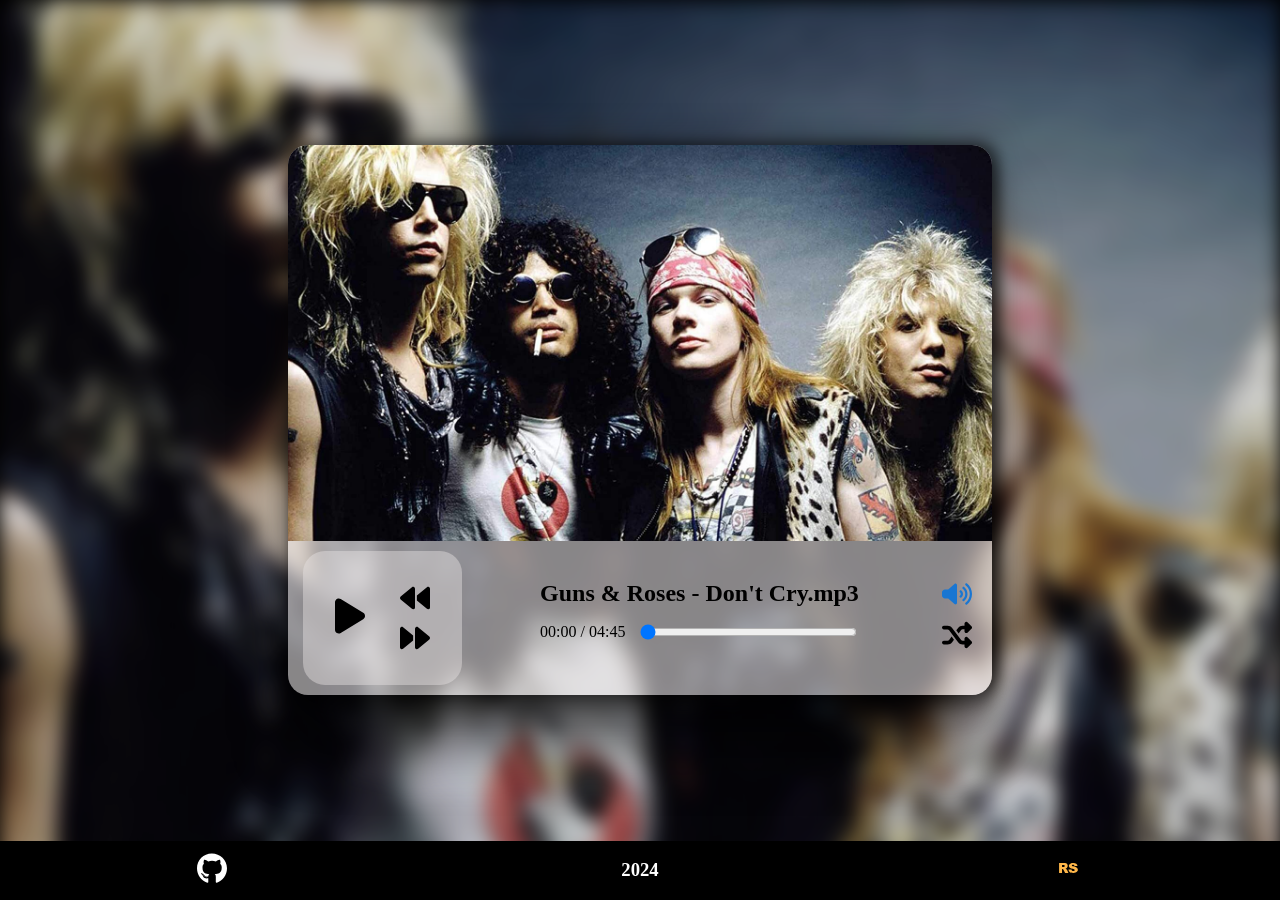
<file: audio-player/index.html>
<!DOCTYPE html>
<html lang="en">

<head>
    <meta charset="UTF-8">
    <meta name="viewport" content="width=device-width, initial-scale=1.0">
    <link rel="stylesheet" href="style.css">
    <link rel="shortcut icon" href="./assets/icons/icons-music.png" type="image/x-icon">
    <title>Audio player</title>
</head>

<body>
    <header></header>
    <div class="wrapper">
        <main>
            <div class="player__back">
            </div>
            <div class="player">
                <audio></audio>
                <img class="player__img" src="" alt="photo">
                <div class="player__controlls">
                    <div class="controlls">
                        <div class="play-pause">
                            <svg class="controlls__item icon-play" xmlns="http://www.w3.org/2000/svg"
                                viewBox="0 0 384 512">
                                <path
                                    d="M73 39c-14.8-9.1-33.4-9.4-48.5-.9S0 62.6 0 80L0 432c0 17.4 9.4 33.4 24.5 41.9s33.7 8.1 48.5-.9L361 297c14.3-8.7 23-24.2 23-41s-8.7-32.2-23-41L73 39z" />
                            </svg>
                            <svg class="controlls__item icon-pause controlls-blocked" xmlns="http://www.w3.org/2000/svg"
                                viewBox="0 0 320 512">
                                <path
                                    d="M48 64C21.5 64 0 85.5 0 112L0 400c0 26.5 21.5 48 48 48l32 0c26.5 0 48-21.5 48-48l0-288c0-26.5-21.5-48-48-48L48 64zm192 0c-26.5 0-48 21.5-48 48l0 288c0 26.5 21.5 48 48 48l32 0c26.5 0 48-21.5 48-48l0-288c0-26.5-21.5-48-48-48l-32 0z" />
                            </svg>
                        </div>
                        <div class="prev-next">
                            <svg class="controlls__item icon-prev" xmlns="http://www.w3.org/2000/svg"
                                viewBox="0 0 512 512">
                                <path
                                    d="M459.5 440.6c9.5 7.9 22.8 9.7 34.1 4.4s18.4-16.6 18.4-29l0-320c0-12.4-7.2-23.7-18.4-29s-24.5-3.6-34.1 4.4L288 214.3l0 41.7 0 41.7L459.5 440.6zM256 352l0-96 0-128 0-32c0-12.4-7.2-23.7-18.4-29s-24.5-3.6-34.1 4.4l-192 160C4.2 237.5 0 246.5 0 256s4.2 18.5 11.5 24.6l192 160c9.5 7.9 22.8 9.7 34.1 4.4s18.4-16.6 18.4-29l0-64z" />
                            </svg>
                            <svg class="controlls__item icon-next" xmlns="http://www.w3.org/2000/svg"
                                viewBox="0 0 512 512">
                                <path
                                    d="M52.5 440.6c-9.5 7.9-22.8 9.7-34.1 4.4S0 428.4 0 416L0 96C0 83.6 7.2 72.3 18.4 67s24.5-3.6 34.1 4.4L224 214.3l0 41.7 0 41.7L52.5 440.6zM256 352l0-96 0-128 0-32c0-12.4 7.2-23.7 18.4-29s24.5-3.6 34.1 4.4l192 160c7.3 6.1 11.5 15.1 11.5 24.6s-4.2 18.5-11.5 24.6l-192 160c-9.5 7.9-22.8 9.7-34.1 4.4s-18.4-16.6-18.4-29l0-64z" />
                            </svg>
                        </div>
                    </div>
                    <div class="progress">
                        <h3 class="name-track"></h3>
                        <p class="id_track"></p>
                        <div class="progress-block">
                            <p class="progress__time"><span class="current-time"></span>&#160;/&#160;<span
                                    class="end-time"></span>
                            </p>
                            <input class="progress__line" type="range" min="0" value="0">
                        </div>
                    </div>
                    <div class="controlls__extra">
                        <div class="mute">
                            <div class="mute__changing">
                                <svg class="controlls__item mute__on controlls--checked"
                                    xmlns="http://www.w3.org/2000/svg" viewBox="0 0 640 512">
                                    <path
                                        d="M533.6 32.5C598.5 85.2 640 165.8 640 256s-41.5 170.7-106.4 223.5c-10.3 8.4-25.4 6.8-33.8-3.5s-6.8-25.4 3.5-33.8C557.5 398.2 592 331.2 592 256s-34.5-142.2-88.7-186.3c-10.3-8.4-11.8-23.5-3.5-33.8s23.5-11.8 33.8-3.5zM473.1 107c43.2 35.2 70.9 88.9 70.9 149s-27.7 113.8-70.9 149c-10.3 8.4-25.4 6.8-33.8-3.5s-6.8-25.4 3.5-33.8C475.3 341.3 496 301.1 496 256s-20.7-85.3-53.2-111.8c-10.3-8.4-11.8-23.5-3.5-33.8s23.5-11.8 33.8-3.5zm-60.5 74.5C434.1 199.1 448 225.9 448 256s-13.9 56.9-35.4 74.5c-10.3 8.4-25.4 6.8-33.8-3.5s-6.8-25.4 3.5-33.8C393.1 284.4 400 271 400 256s-6.9-28.4-17.7-37.3c-10.3-8.4-11.8-23.5-3.5-33.8s23.5-11.8 33.8-3.5zM301.1 34.8C312.6 40 320 51.4 320 64l0 384c0 12.6-7.4 24-18.9 29.2s-25 3.1-34.4-5.3L131.8 352 64 352c-35.3 0-64-28.7-64-64l0-64c0-35.3 28.7-64 64-64l67.8 0L266.7 40.1c9.4-8.4 22.9-10.4 34.4-5.3z" />
                                </svg>
                                <svg class="controlls__item mute__off controlls-blocked"
                                    xmlns="http://www.w3.org/2000/svg" viewBox="0 0 576 512">
                                    <path
                                        d="M301.1 34.8C312.6 40 320 51.4 320 64l0 384c0 12.6-7.4 24-18.9 29.2s-25 3.1-34.4-5.3L131.8 352 64 352c-35.3 0-64-28.7-64-64l0-64c0-35.3 28.7-64 64-64l67.8 0L266.7 40.1c9.4-8.4 22.9-10.4 34.4-5.3zM425 167l55 55 55-55c9.4-9.4 24.6-9.4 33.9 0s9.4 24.6 0 33.9l-55 55 55 55c9.4 9.4 9.4 24.6 0 33.9s-24.6 9.4-33.9 0l-55-55-55 55c-9.4 9.4-24.6 9.4-33.9 0s-9.4-24.6 0-33.9l55-55-55-55c-9.4-9.4-9.4-24.6 0-33.9s24.6-9.4 33.9 0z" />
                                </svg>
                            </div>
                            <div class="mute-change">
                                <input class="mute__range controlls-blocked" type="range" min="0" max="1" value="0.5"
                                    step="0.1">
                            </div>
                        </div>
                        <div class="shuffle-tracks">
                            <svg class="controlls__item" xmlns="http://www.w3.org/2000/svg" viewBox="0 0 512 512">
                                <path
                                    d="M403.8 34.4c12-5 25.7-2.2 34.9 6.9l64 64c6 6 9.4 14.1 9.4 22.6s-3.4 16.6-9.4 22.6l-64 64c-9.2 9.2-22.9 11.9-34.9 6.9s-19.8-16.6-19.8-29.6l0-32-32 0c-10.1 0-19.6 4.7-25.6 12.8L284 229.3 244 176l31.2-41.6C293.3 110.2 321.8 96 352 96l32 0 0-32c0-12.9 7.8-24.6 19.8-29.6zM164 282.7L204 336l-31.2 41.6C154.7 401.8 126.2 416 96 416l-64 0c-17.7 0-32-14.3-32-32s14.3-32 32-32l64 0c10.1 0 19.6-4.7 25.6-12.8L164 282.7zm274.6 188c-9.2 9.2-22.9 11.9-34.9 6.9s-19.8-16.6-19.8-29.6l0-32-32 0c-30.2 0-58.7-14.2-76.8-38.4L121.6 172.8c-6-8.1-15.5-12.8-25.6-12.8l-64 0c-17.7 0-32-14.3-32-32s14.3-32 32-32l64 0c30.2 0 58.7 14.2 76.8 38.4L326.4 339.2c6 8.1 15.5 12.8 25.6 12.8l32 0 0-32c0-12.9 7.8-24.6 19.8-29.6s25.7-2.2 34.9 6.9l64 64c6 6 9.4 14.1 9.4 22.6s-3.4 16.6-9.4 22.6l-64 64z" />
                            </svg>
                        </div>
                    </div>
                </div>
            </div>
        </main>
        <footer class="footer">
            <a class="gitHubLink" href="https://github.com/SashAwl"><svg xmlns="http://www.w3.org/2000/svg"
                    viewBox="0 0 496 512">
                    <path
                        d="M165.9 397.4c0 2-2.3 3.6-5.2 3.6-3.3 .3-5.6-1.3-5.6-3.6 0-2 2.3-3.6 5.2-3.6 3-.3 5.6 1.3 5.6 3.6zm-31.1-4.5c-.7 2 1.3 4.3 4.3 4.9 2.6 1 5.6 0 6.2-2s-1.3-4.3-4.3-5.2c-2.6-.7-5.5 .3-6.2 2.3zm44.2-1.7c-2.9 .7-4.9 2.6-4.6 4.9 .3 2 2.9 3.3 5.9 2.6 2.9-.7 4.9-2.6 4.6-4.6-.3-1.9-3-3.2-5.9-2.9zM244.8 8C106.1 8 0 113.3 0 252c0 110.9 69.8 205.8 169.5 239.2 12.8 2.3 17.3-5.6 17.3-12.1 0-6.2-.3-40.4-.3-61.4 0 0-70 15-84.7-29.8 0 0-11.4-29.1-27.8-36.6 0 0-22.9-15.7 1.6-15.4 0 0 24.9 2 38.6 25.8 21.9 38.6 58.6 27.5 72.9 20.9 2.3-16 8.8-27.1 16-33.7-55.9-6.2-112.3-14.3-112.3-110.5 0-27.5 7.6-41.3 23.6-58.9-2.6-6.5-11.1-33.3 2.6-67.9 20.9-6.5 69 27 69 27 20-5.6 41.5-8.5 62.8-8.5s42.8 2.9 62.8 8.5c0 0 48.1-33.6 69-27 13.7 34.7 5.2 61.4 2.6 67.9 16 17.7 25.8 31.5 25.8 58.9 0 96.5-58.9 104.2-114.8 110.5 9.2 7.9 17 22.9 17 46.4 0 33.7-.3 75.4-.3 83.6 0 6.5 4.6 14.4 17.3 12.1C428.2 457.8 496 362.9 496 252 496 113.3 383.5 8 244.8 8zM97.2 352.9c-1.3 1-1 3.3 .7 5.2 1.6 1.6 3.9 2.3 5.2 1 1.3-1 1-3.3-.7-5.2-1.6-1.6-3.9-2.3-5.2-1zm-10.8-8.1c-.7 1.3 .3 2.9 2.3 3.9 1.6 1 3.6 .7 4.3-.7 .7-1.3-.3-2.9-2.3-3.9-2-.6-3.6-.3-4.3 .7zm32.4 35.6c-1.6 1.3-1 4.3 1.3 6.2 2.3 2.3 5.2 2.6 6.5 1 1.3-1.3 .7-4.3-1.3-6.2-2.2-2.3-5.2-2.6-6.5-1zm-11.4-14.7c-1.6 1-1.6 3.6 0 5.9 1.6 2.3 4.3 3.3 5.6 2.3 1.6-1.3 1.6-3.9 0-6.2-1.4-2.3-4-3.3-5.6-2z" />
                </svg>
            </a>
            <h3 class="created-in">2024</h3>
            <a class="rs-course" href="https://rs.school/courses/javascript-preschool-ru" target="_blank"><img
                    src="./assets/icons/rss-logo.svg" alt="rss-logo"></a>
        </footer>
    </div>
    <script src="./data.js"></script>
    <script src="./script.js"></script>
</body>

</html>
</file>
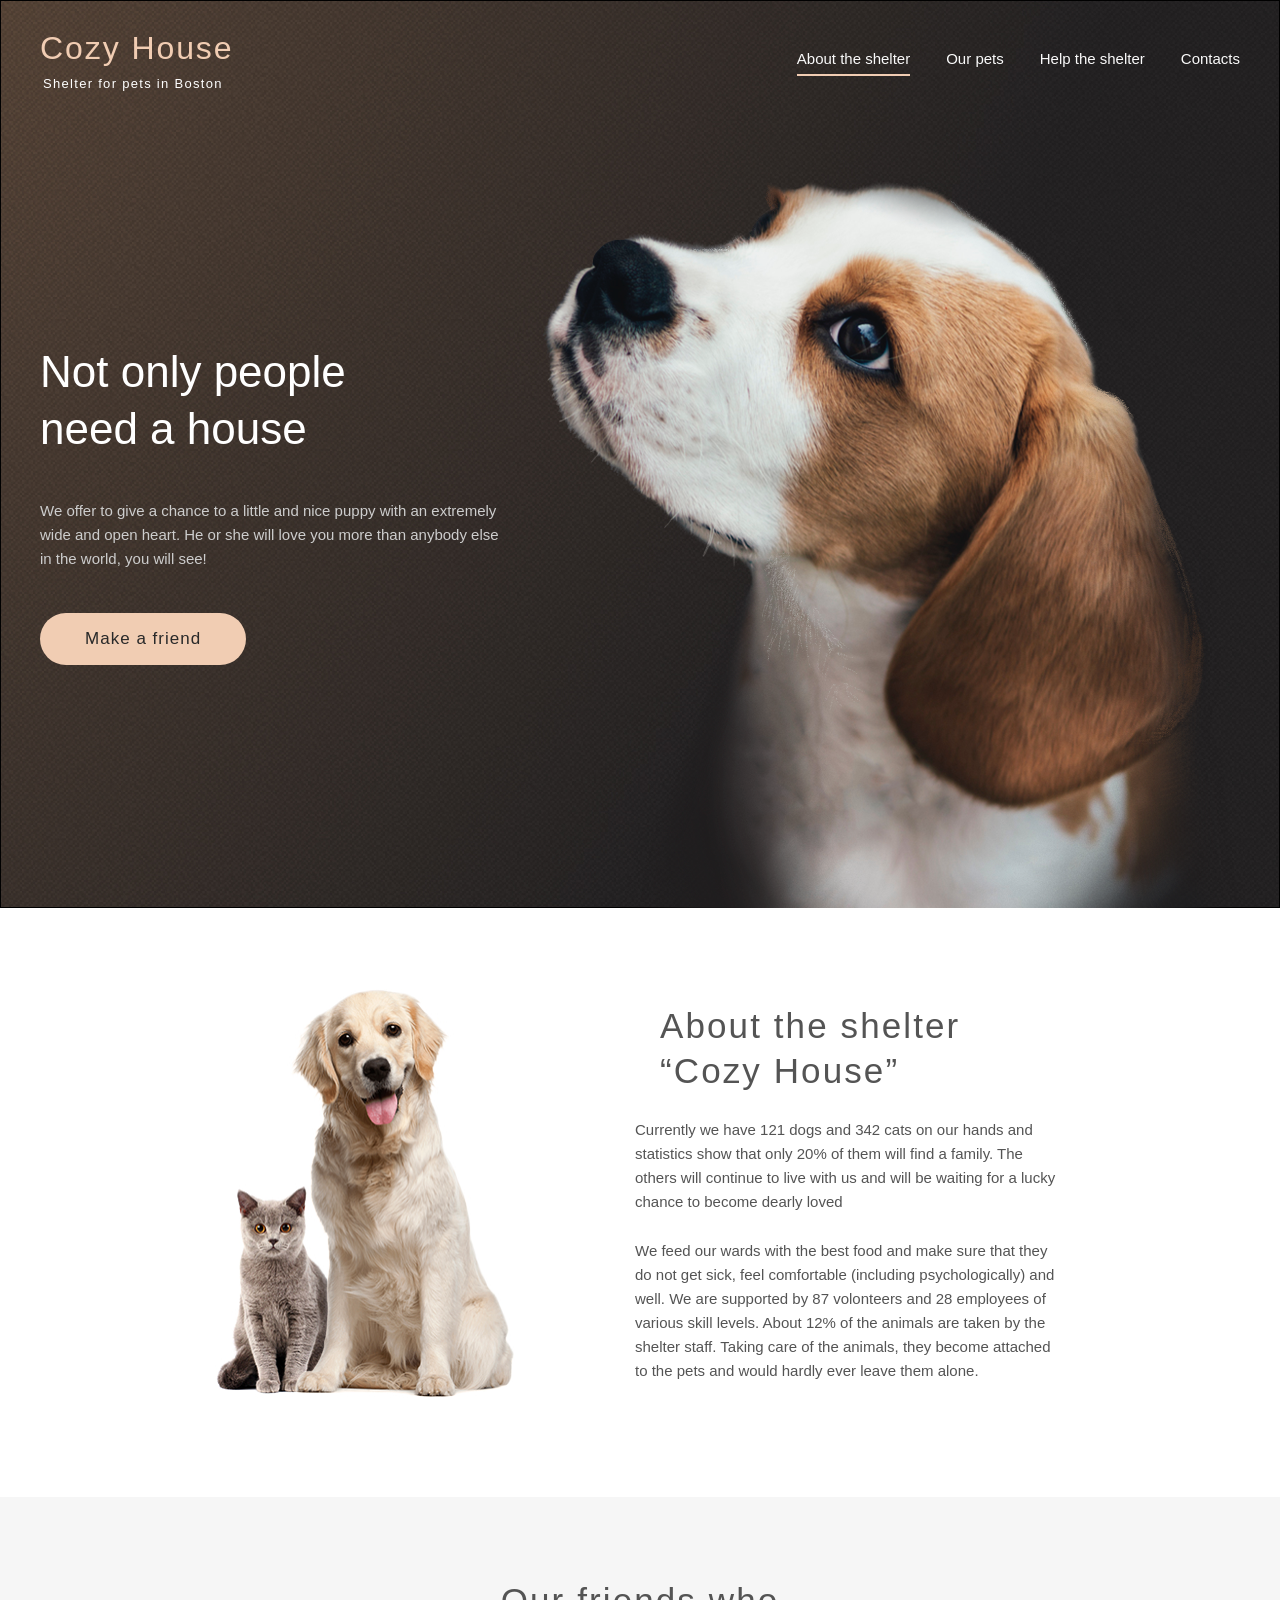
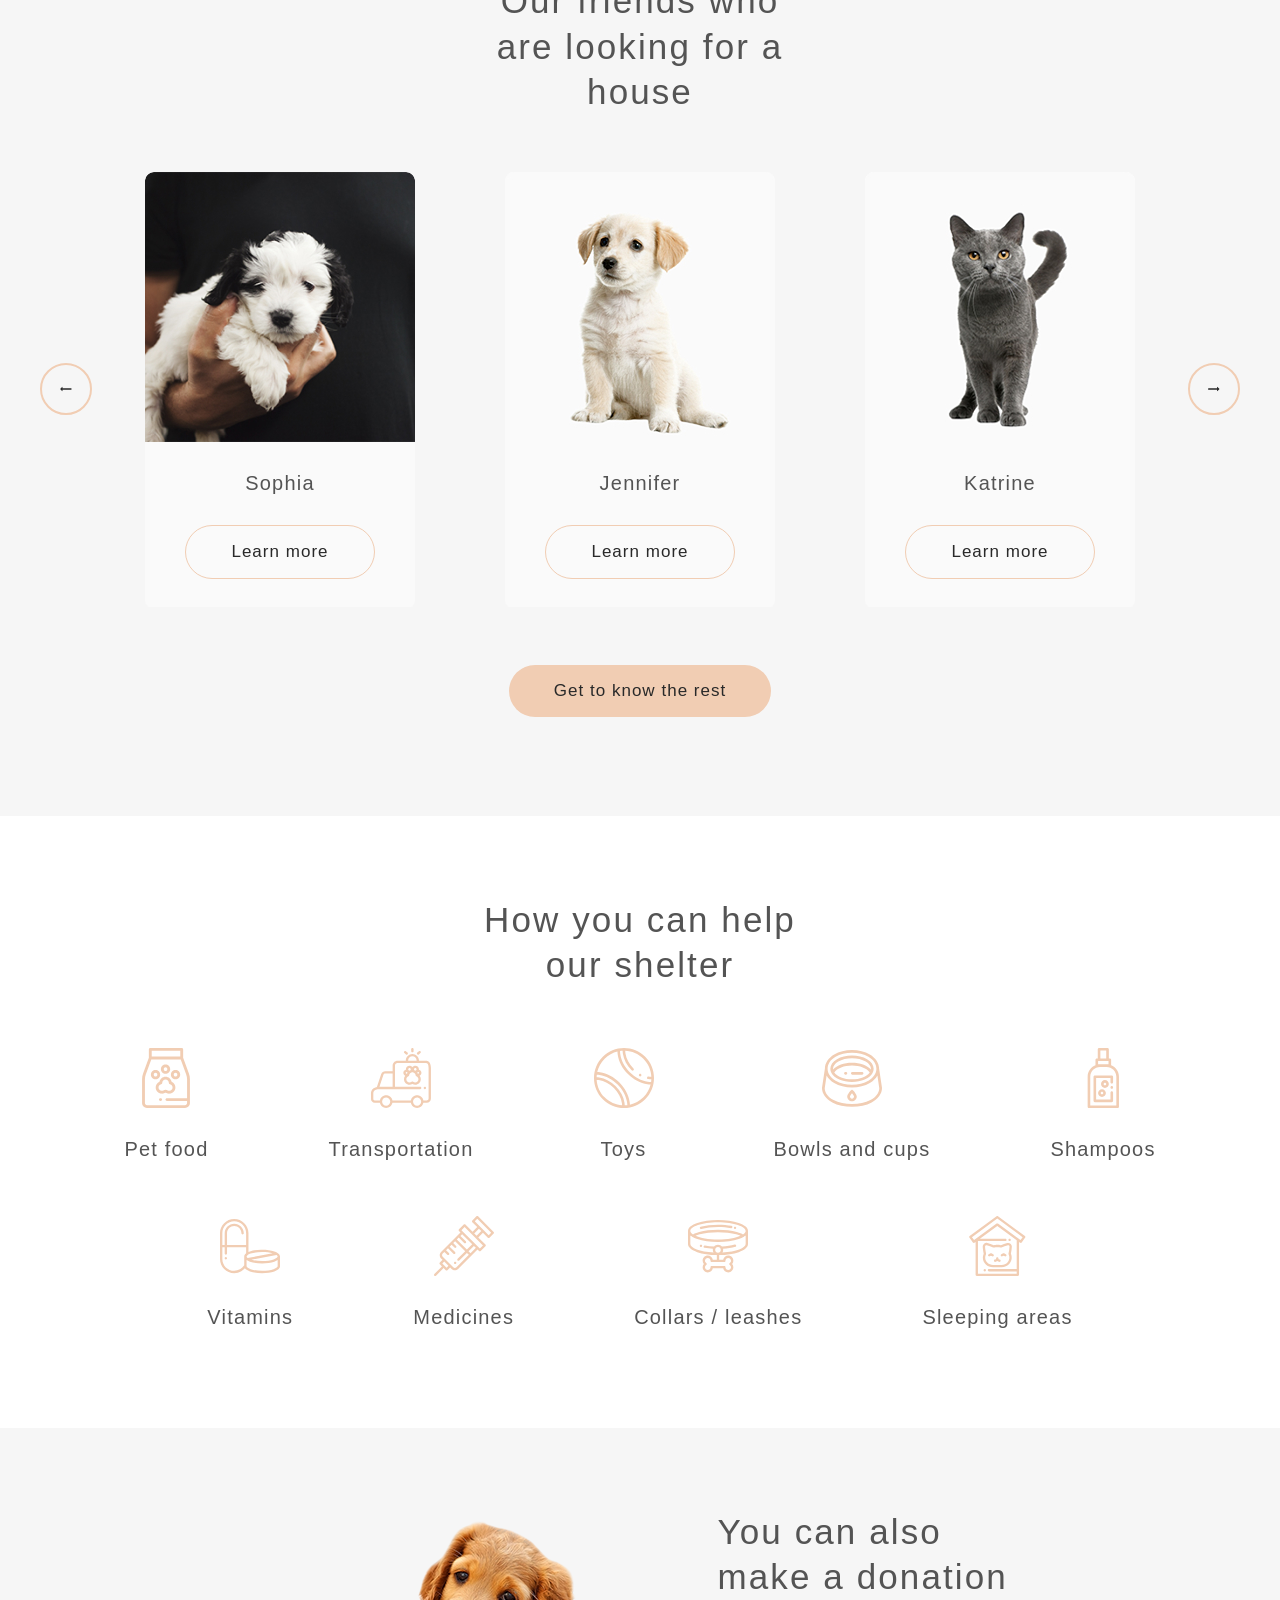
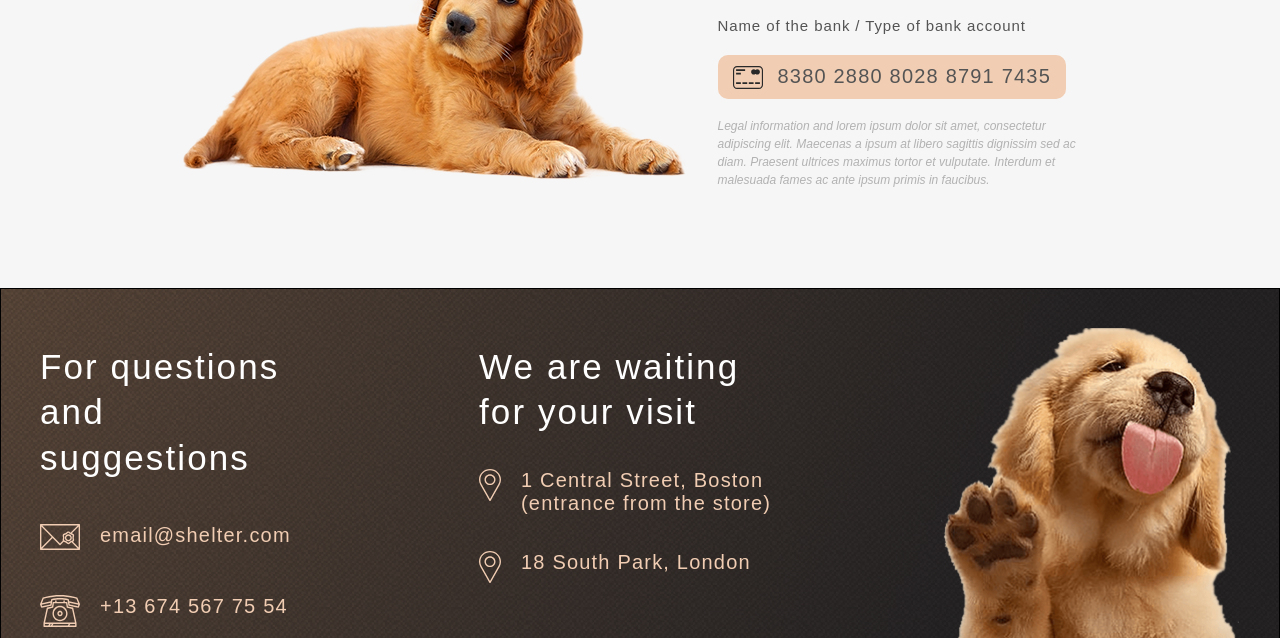
<file: shelter/index.html>
<!DOCTYPE html>
<html lang="en">

<head>
    <meta charset="UTF-8">
    <meta name="viewport" content="width=device-width, initial-scale=1.0">
    <link rel="stylesheet" href="pages/main/styles/style.css">
    <link rel="icon" href="./favicon.ico" type="image/x-icon">
    <title>Shelter</title>
</head>

<body>
    <div class="cozy-house cozy-house--hover-background">
        <div class="container">
            <header class="header">
                <div class="logo">
                    <h1 class="heading-mini heading--logo"><a class="heading__link" href="#">Cozy House</a></h1>
                    <p class="logo__text">Shelter for pets in Boston</p>
                </div>
                <div class="navigation">
                    <input class="navigation__checkbox" type="checkbox" name="burger" id="menu-toggle">
                    <label class="navigation__burger" for="menu-toggle">
                        <div class="navigation__icon">
                            <div class="burger-line"></div>
                            <div class="burger-line"></div>
                            <div class="burger-line"></div>
                        </div>
                    </label>
                    <div class="back-menu"></div>
                    <nav class="menu">
                        <ul class="menu__list">
                            <li class="menu__item current-page">
                                <a class="menu__item__link" href="./index.html">About the shelter</a>
                            </li>
                            <li class="menu__item"><a class="menu__item__link" href="./pages/pets/index.html">Our
                                    pets</a>
                            </li>
                            <li class="menu__item"><a class="menu__item__link" href="#help">Help the shelter</a></li>
                            <li class="menu__item"><a class="menu__item__link" href="#contacts">Contacts</a></li>
                        </ul>
                    </nav>
                </div>
            </header>
            <div class="main-top">
                <div class="content">
                    <h1 class="main-top__heading">Not only people need a house</h1>
                    <p class="main-top__text">We offer to give a chance to a little and nice puppy with an extremely
                        wide
                        and open heart. He or she will love you more than anybody else in the world, you will see!</p>
                    <a class="button button--link button--align" href="#our-friend">Make a
                        friend</a>
                </div>
                <img class="main-top__image" src="./assets/image/start-screen-puppy.png" alt="dog-photo">
            </div>
        </div>
    </div>

    <main>
        <div class="about padding-each-block container">
            <img class="about__img" src="./assets/image/about-pets.jpg" alt="pet-photo">
            <div class="about__content">
                <h2 class="heading-mini heading--width-help heading--align-about">About the shelter &ldquo;Cozy
                    House&rdquo;
                </h2>
                <p class="about__text">Currently we have 121 dogs and 342 cats on our hands and statistics show that
                    only 20% of them will find a family. The others will continue to live with us and will be waiting
                    for a lucky chance to become dearly loved</p>
                <p class="about__text">We feed our wards with the best food and make sure that they do not get
                    sick, feel comfortable (including psychologically) and well. We are supported by 87 volonteers and
                    28 employees of various skill levels. About 12% of the animals are taken by the shelter staff.
                    Taking
                    care of the animals, they become attached to the pets and would hardly ever leave them alone.</p>
            </div>
        </div>

        <div class="our-friends-cards padding-each-block" id="our-friend">
            <h2 class="heading-mini heading--width heading--align">Our friends who <br>are looking for a house</h2>
            <div class="card-slider container">
                <svg class="card-slider__arrow arrow--left" width="14" height="6" viewBox="0 0 14 6" fill="none"
                    xmlns="http://www.w3.org/2000/svg">
                    <path d="M14 2V4H3V6L0 3L3 0V2H14Z" fill="#292929" />
                </svg>
                <div class="card-slider__wrapper">
                    <div class="card-box">
                    </div>
                </div>
                <svg class="card-slider__arrow arrow--right" width="14" height="6" viewBox="0 0 14 6" fill="none"
                    xmlns="http://www.w3.org/2000/svg">
                    <path d="M0 4V2L11 2V0L14 3L11 6V4L0 4Z" fill="#292929" />
                </svg>
            </div>
            <a class="button button--link" href="./pages/pets/index.html">Get to know the
                rest</a>
        </div>

        <div class="your-help padding-each-block container" id="help">
            <h2 class="heading-mini heading--align heading--width-help">How you can help our shelter</h2>
            <div class="icon-box">
                <div class="your-help__icon-item">
                    <div class="item__icon"><img src="./assets/icons/pet-food.svg" alt="food-icon"></div>
                    <h3 class="item__heading">Pet&nbsp;food</h3>
                </div>
                <div class="your-help__icon-item">
                    <div class="item__icon"><img src="./assets/icons/transportation.svg" alt="transportation-icon">
                    </div>
                    <h3 class="item__heading">Transportation</h3>
                </div>
                <div class="your-help__icon-item">
                    <div class="item__icon"><img src="./assets/icons/toys.svg" alt="toys-icon"></div>
                    <h3 class="item__heading">Toys</h3>
                </div>
                <div class="your-help__icon-item">
                    <div class="item__icon"><img src="./assets/icons/bowls-and-cups.svg" alt="bowls-and-cups-icon">
                    </div>
                    <h3 class="item__heading">Bowls&nbsp;and&nbsp;cups</h3>
                </div>
                <div class="your-help__icon-item">
                    <div class="item__icon"><img src="./assets/icons/shampoos.svg" alt="shampoos-icon"></div>
                    <h3 class="item__heading">Shampoos</h3>
                </div>
                <div class="your-help__icon-item">
                    <div class="item__icon"><img src="./assets/icons/vitamins.svg" alt="vitamins-icon"></div>
                    <h3 class="item__heading">Vitamins</h3>
                </div>
                <div class="your-help__icon-item">
                    <div class="item__icon"><img src="./assets/icons/medicines.svg" alt="medicines-icon"></div>
                    <h3 class="item__heading">Medicines</h3>
                </div>
                <div class="your-help__icon-item">
                    <div class="item__icon"><img src="./assets/icons/collars-or-leashes.svg"
                            alt="collars-or-leashes-icon"></div>
                    <h3 class="item__heading">Collars&nbsp;/&nbsp;leashes</h3>
                </div>
                <div class="your-help__icon-item">
                    <div class="item__icon"><img src="./assets/icons/sleeping-areas.svg" alt="sleeping-areas-icon">
                    </div>
                    <h3 class="item__heading">Sleeping&nbsp;areas</h3>
                </div>
            </div>
        </div>

        <div class="donation padding-each-block">
            <div class="container donation__wrapper">
                <img class="donation__image" src="./assets/image/donation-dog.jpg" alt="dog-photo">
                <div class="donation__content">
                    <h2 class="heading-mini heading--width-donation">You can also make a donation</h2>
                    <p class="donation__text">Name of the bank / Type of bank account</p>
                    <p class="donation__phone">8380 2880 8028 8791 7435</p>
                    <p class="donation__subscription">Legal information and lorem ipsum dolor sit amet, consectetur
                        adipiscing elit. Maecenas a ipsum at libero sagittis dignissim sed ac diam. Praesent ultrices
                        maximus tortor et vulputate. Interdum et malesuada fames ac ante ipsum primis in faucibus.</p>
                </div>
            </div>
        </div>
    </main>

    <footer class="footer" id="contacts">
        <div class="footer__box container">
            <div class="footer__section">
                <h2 class="heading-mini heading--color-light heading--style-footer">For questions and suggestions</h2>
                <ul class="footer__list-contacts">
                    <li class="footer__list-item list-item--email-indent">
                        <a class="list-item__link list-item--email" href="mailto:mail@shelter.ru">
                            email@shelter.com
                        </a>
                    </li>
                    <li class="footer__list-item">
                        <a class="list-item__link list-item--phone" href="tel:+136741111111">+13 674 567 75 54</a>
                    </li>
                </ul>
            </div>
            <div class="footer__section">
                <h2 class="heading-mini heading--color-light heading--style-footer">We are waiting for your visit</h2>
                <ul class="footer__list-address">
                    <li class="footer__list-item list-item--address-big-indent">
                        <a class="list-item__link list-item--address" target="_blank"
                            href="https://www.google.ru/maps/d/u/0/viewer?mid=1MYMUtFSQWXoEI8IkBFUypCjsWME&hl=ru&ll=19.000113603109977%2C72.98965144512044&z=11">1
                            Central Street, Boston (entrance from the
                            store)</a>
                    </li>
                    <li class="footer__list-item">
                        <a class="list-item__link list-item--address" target="_blank"
                            href="https://www.google.ru/maps/d/u/0/viewer?mid=1MYMUtFSQWXoEI8IkBFUypCjsWME&hl=ru&ll=19.000113603109977%2C72.98965144512044&z=11">18
                            South Park, London</a>
                    </li>
                </ul>
            </div>
            <img class="footer__img" src="./assets/image/footer-puppy.jpg" alt="dog-photo">
        </div>
    </footer>

    <script src="./scripts/petData.js"></script>
    <script src="./scripts/common-script.js"></script>
    <script src="./scripts/slider-script.js"></script>
    <script src="./scripts/pop-up-script.js"></script>
</body>

</html>
</file>
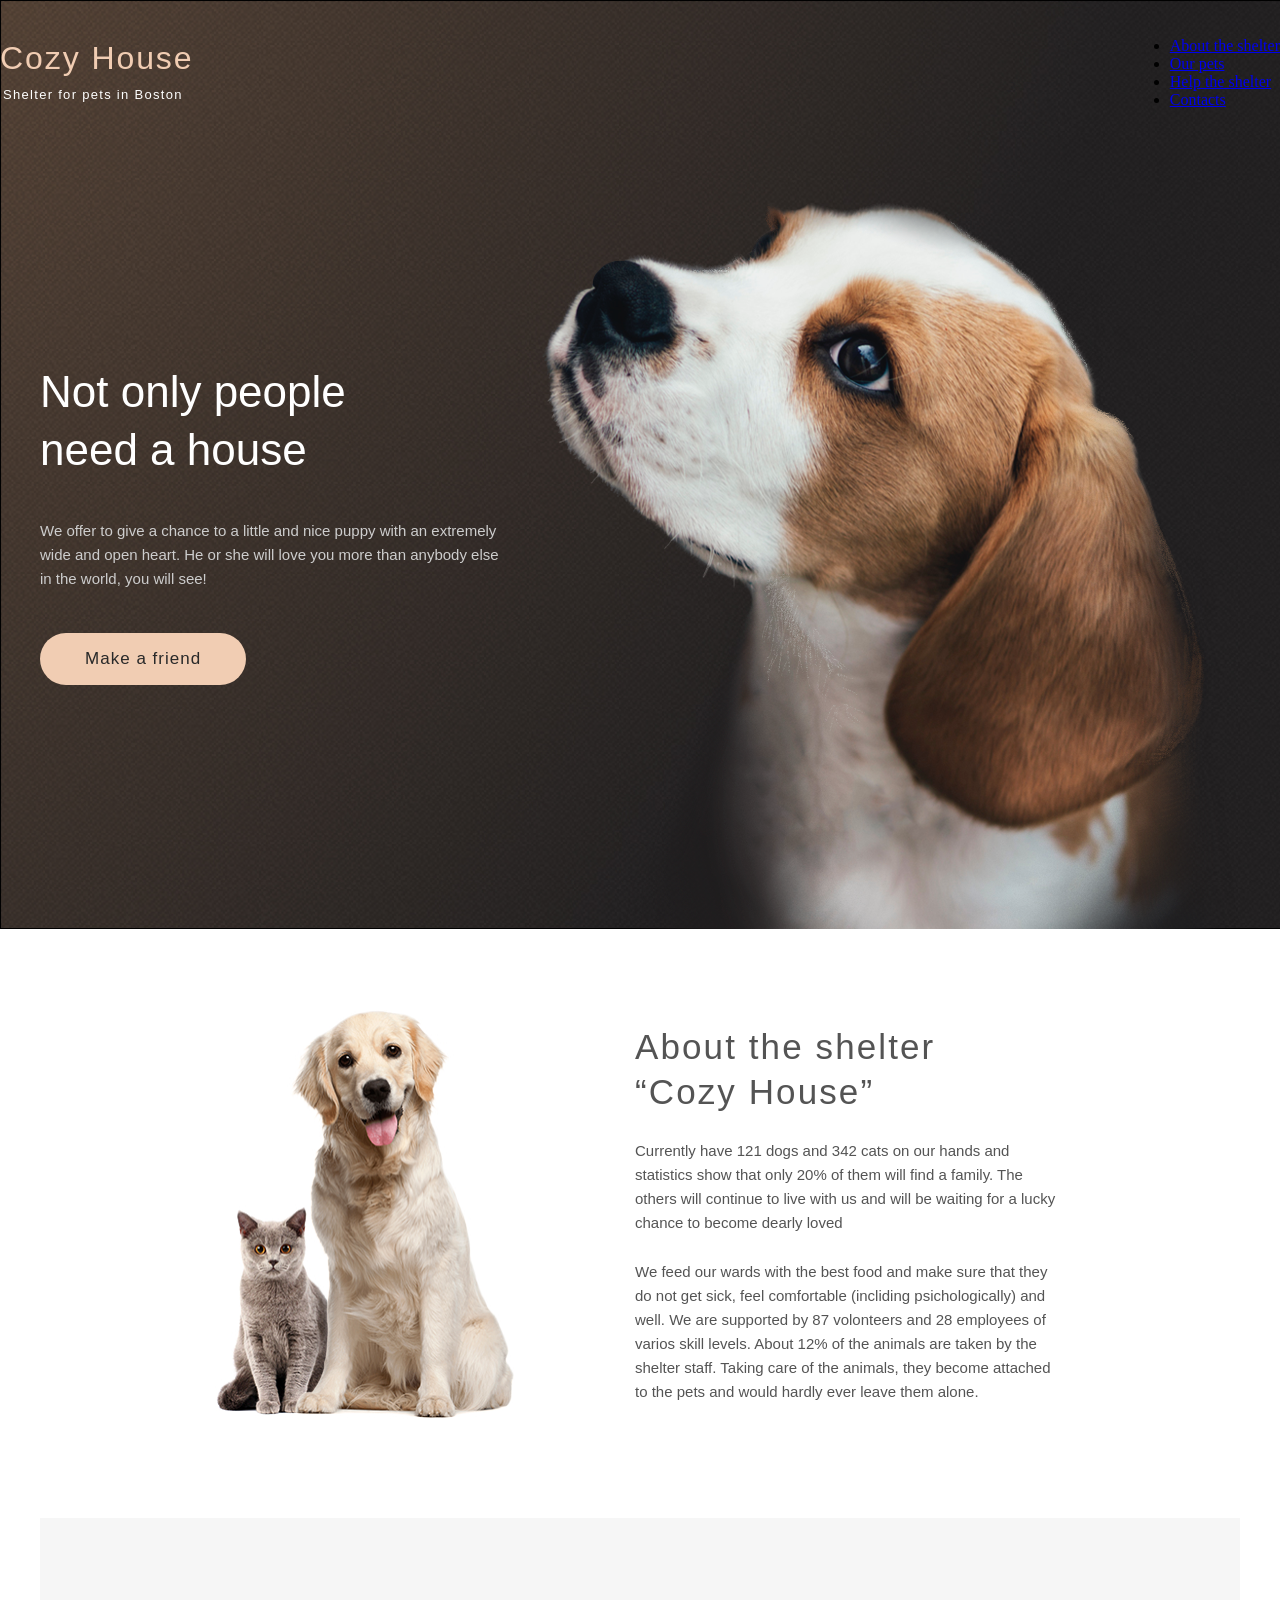
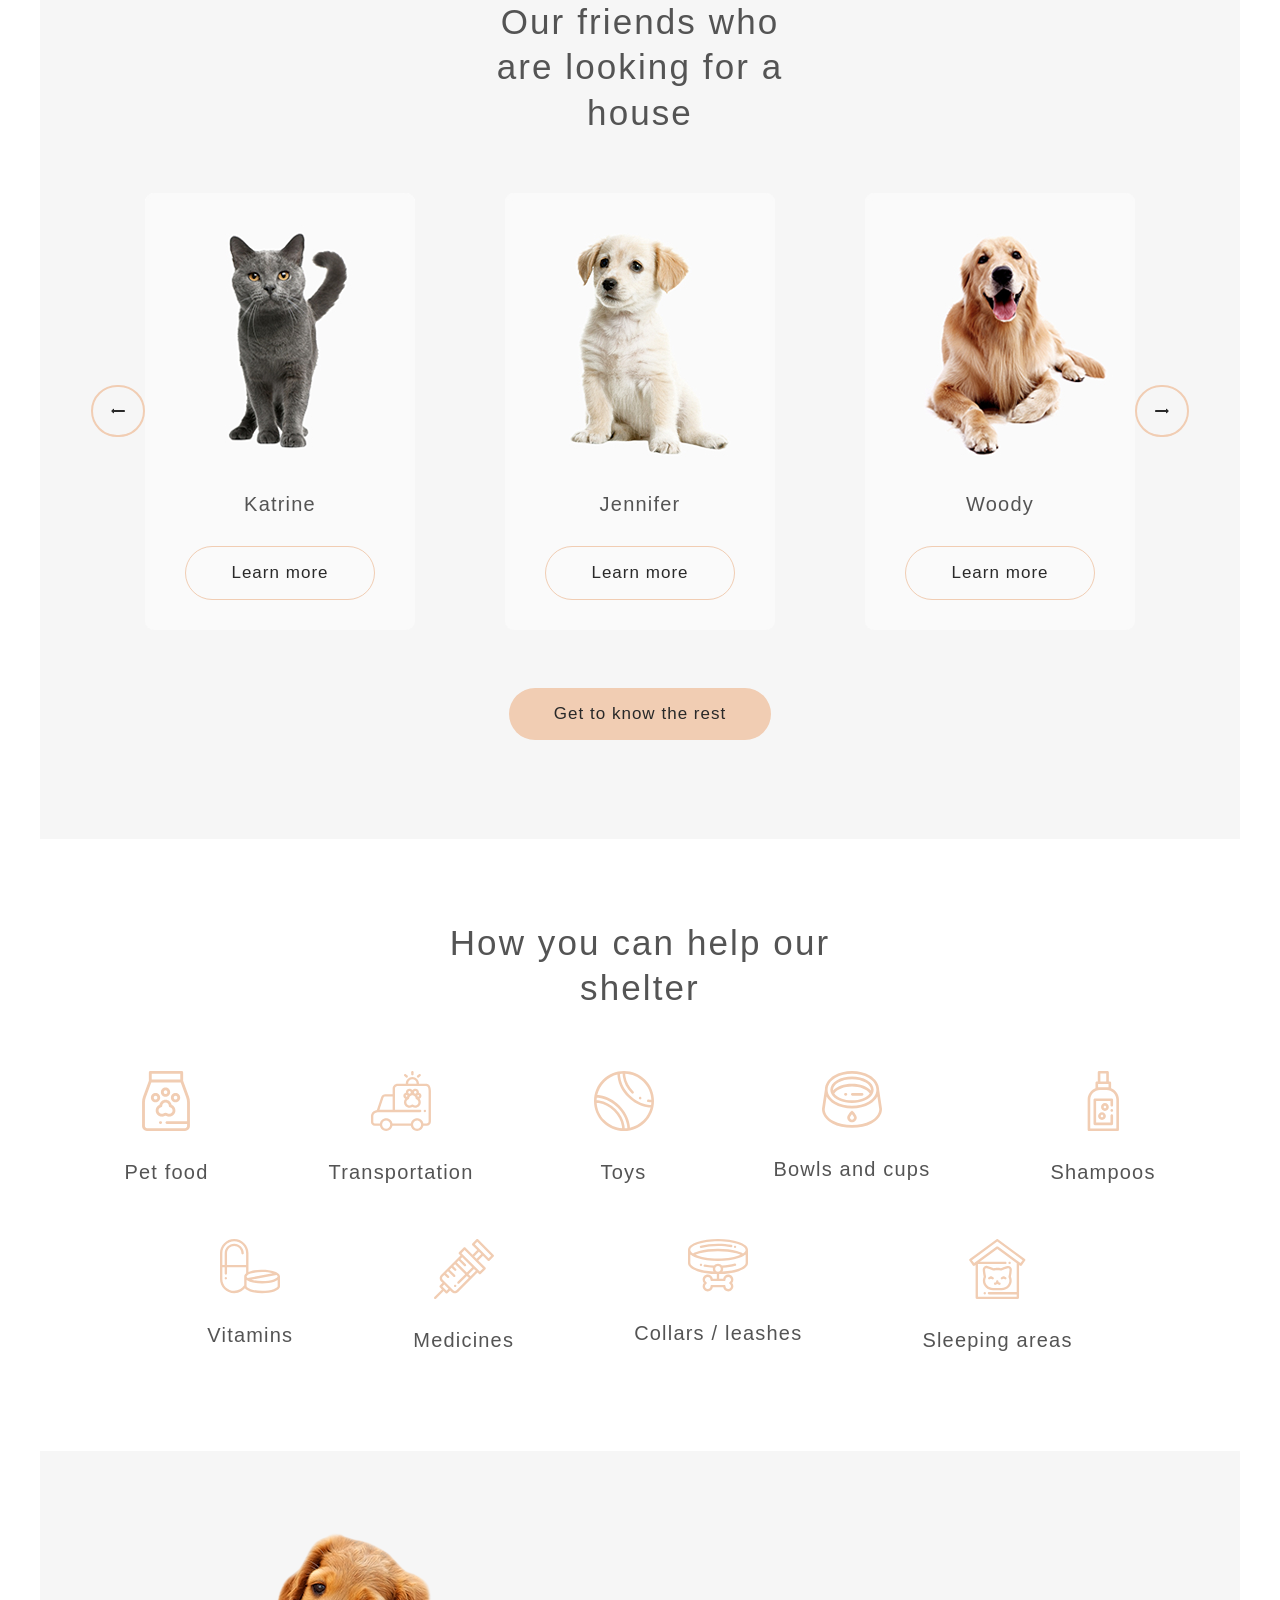
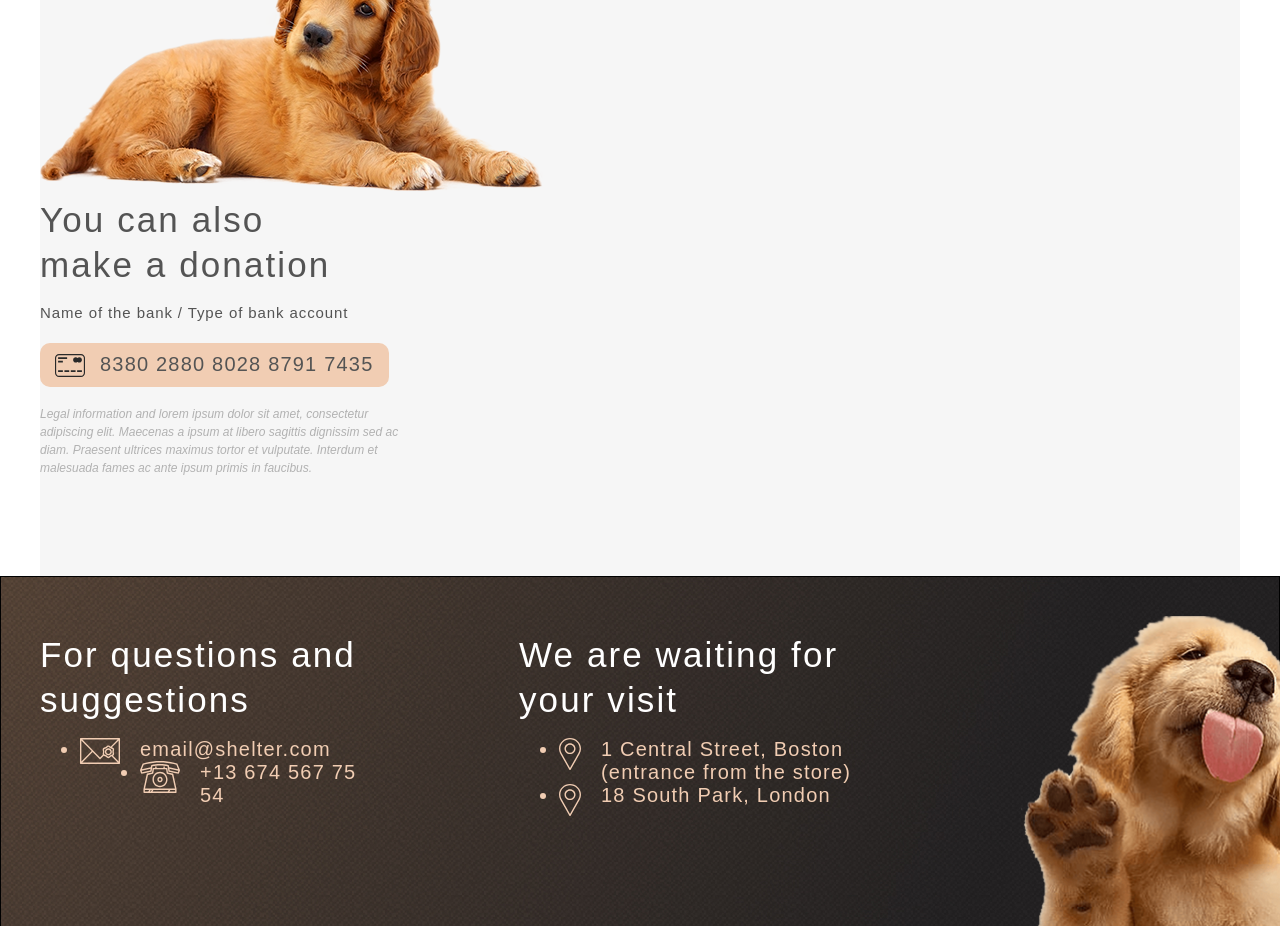
<file: shelter/pages/main/index.html>
<!DOCTYPE html>
<html lang="en">

<head>
    <meta charset="UTF-8">
    <meta name="viewport" content="width=device-width, initial-scale=1.0">
    <link rel="stylesheet" href="styles/style.css">
    <title>Shelter</title>
</head>

<body>
    <div class="cozy-house">
        <header class="header container">
            <div class="logo">
                <h2 class="heading-mini heading--logo">Cozy House</h2>
                <p class="logo__text">Shelter for pets in Boston</p>
            </div>
            <nav class="menu">
                <ul class="menu__list">
                    <li class="menu__item"><a class="menu__item__link" href="#">About the shelter</a></li>
                    <li class="menu__item"><a class="menu__item__link" href="#">Our pets</a></li>
                    <li class="menu__item"><a class="menu__item__link" href="#">Help the shelter</a></li>
                    <li class="menu__item"><a class="menu__item__link" href="#">Contacts</a></li>
                </ul>
            </nav>
        </header>
        <div class="main-top container">
            <div class="content">
                <h1 class="main-top__heading">Not only people need a house</h1>
                <p class="main-top__text">We offer to give a chance to a little and nice puppy with an extremely wide
                    and open heart. He or she will love you more than anybody else in the world, you will see!</p>
                <button class="button">Make a friend</button>
            </div>
            <img class="main-top__image" src="../../assets/image/start-screen-puppy.png" alt="dog-photo">
        </div>
    </div>

    <main class="container">
        <div class="about padding-each-block">
            <img src="../../assets/image/about-pets.jpg" alt="pet-photo">
            <div class="about__content">
                <h2 class="heading-mini heading--width">About the shelter &ldquo;Cozy House&rdquo;</h2>
                <p class="about__text">Currently have 121 dogs and 342 cats on our hands and statistics show that
                    only 20% of them will find a family. The others will continue to live with us and will be waiting
                    for a lucky chance to become dearly loved</p>
                <p class="about__text">We feed our wards with the best food and make sure that they do not get
                    sick, feel comfortable (incliding psichologically) and well. We are supported by 87 volonteers and
                    28 employees of varios skill levels. About 12% of the animals are taken by the shelter staff. Taking
                    care of the animals, they become attached to the pets and would hardly ever leave them alone.</p>
            </div>
        </div>

        <div class="our-friends-cards padding-each-block">
            <h2 class="heading-mini heading--width heading--align">Our friends who <br>are looking for a house</h2>
            <div class="card-slider">
                <svg class="card-slider__arrow" width="14" height="6" viewBox="0 0 14 6" fill="none"
                    xmlns="http://www.w3.org/2000/svg">
                    <path d="M14 2V4H3V6L0 3L3 0V2H14Z" fill="#292929" />
                </svg>
                <div class="card-box">
                    <div class="card-item">
                        <img class="card-item__image" src="../../assets/image/pets-katrine.jpg" alt="our-friend-photo">
                        <h3 class="card-item__heading">Katrine</h3>
                        <button class="button button--color-light">Learn more</button>
                    </div>
                    <div class="card-item">
                        <img class="card-item__image" src="../../assets/image/pets-jennifer.jpg" alt="our-friend-photo">
                        <h3 class="card-item__heading">Jennifer</h3>
                        <button class="button button--color-light">Learn more</button>
                    </div>
                    <div class="card-item">
                        <img class="card-item__image" src="../../assets/image/pets-woody.jpg" alt="our-friend-photo">
                        <h3 class="card-item__heading">Woody</h3>
                        <button class="button button--color-light">Learn more</button>
                    </div>
                </div>
                <svg class="card-slider__arrow" width="14" height="6" viewBox="0 0 14 6" fill="none"
                    xmlns="http://www.w3.org/2000/svg">
                    <path d="M0 4V2L11 2V0L14 3L11 6V4L0 4Z" fill="#292929" />
                </svg>
            </div>
            <button class="button">Get to know the rest</button>
        </div>

        <div class="your-help padding-each-block">
            <h2 class="heading-mini heading--align heading--width">How you can help our shelter</h2>
            <div class="icon-box">
                <div class="your-help__icon-item">
                    <img src="../../assets/icons/pet-food.svg" alt="food-icon">
                    <h3 class="item__heading">Pet food</h3>
                </div>
                <div class="your-help__icon-item">
                    <img src="../../assets/icons/transportation.svg" alt="transportation-icon">
                    <h3 class="item__heading">Transportation</h3>
                </div>
                <div class="your-help__icon-item">
                    <img src="../../assets/icons/toys.svg" alt="toys-icon">
                    <h3 class="item__heading">Toys</h3>
                </div>
                <div class="your-help__icon-item">
                    <img src="../../assets/icons/bowls-and-cups.svg" alt="bowls-and-cups-icon">
                    <h3 class="item__heading">Bowls and cups</h3>
                </div>
                <div class="your-help__icon-item">
                    <img src="../../assets/icons/shampoos.svg" alt="shampoos-icon">
                    <h3 class="item__heading">Shampoos</h3>
                </div>
                <div class="your-help__icon-item">
                    <img src="../../assets/icons/vitamins.svg" alt="vitamins-icon">
                    <h3 class="item__heading">Vitamins</h3>
                </div>
                <div class="your-help__icon-item">
                    <img src="../../assets/icons/medicines.svg" alt="medicines-icon">
                    <h3 class="item__heading">Medicines</h3>
                </div>
                <div class="your-help__icon-item">
                    <img src="../../assets/icons/collars-or-leashes.svg" alt="collars-or-leashes-icon">
                    <h3 class="item__heading">Collars / leashes</h3>
                </div>
                <div class="your-help__icon-item">
                    <img src="../../assets/icons/sleeping-areas.svg" alt="sleeping-areas-icon">
                    <h3 class="item__heading">Sleeping areas</h3>
                </div>
            </div>
        </div>

        <div class="donation padding-each-block">
            <img src="../../assets/image/donation-dog.jpg" alt="dog-photo">
            <div class="donation__content">
                <h2 class="heading-mini heading--width-donation">You can also make a donation</h2>
                <p class="donation__text">Name of the bank / Type of bank account</p>
                <p class="donation__phone">8380 2880 8028 8791 7435</p>
                <p class="donation__subscription">Legal information and lorem ipsum dolor sit amet, consectetur
                    adipiscing elit. Maecenas a ipsum at libero sagittis dignissim sed ac diam. Praesent ultrices
                    maximus tortor et vulputate. Interdum et malesuada fames ac ante ipsum primis in faucibus.</p>
            </div>
        </div>
    </main>

    <footer class="footer">
        <div class="footer__box container">
            <div class="footer__section">
                <h2 class="heading-mini heading--color-light heading--width-footer">For questions and suggestions</h2>
                <ul class="footer__list">
                    <li class="footer__list-item list-item--email">email@shelter.com</li>
                    <li class="footer__list-item list-item--phone">+13 674 567 75 54</li>
                </ul>
            </div>
            <div class="footer__section">
                <h2 class="heading-mini heading--color-light heading--width-footer">We are waiting for your visit</h2>
                <ul class="footer__list">
                    <li class="footer__list-item list-item--address-big">1 Central Street, Boston (entrance from the
                        store)
                    </li>
                    <li class="footer__list-item list-item--address">18 South Park, London </li>
                </ul>
            </div>
            <img class="footer__img" src="../../assets/image/footer-puppy.jpg" alt="dog-photo">
        </div>
    </footer>
</body>

</html>
</file>
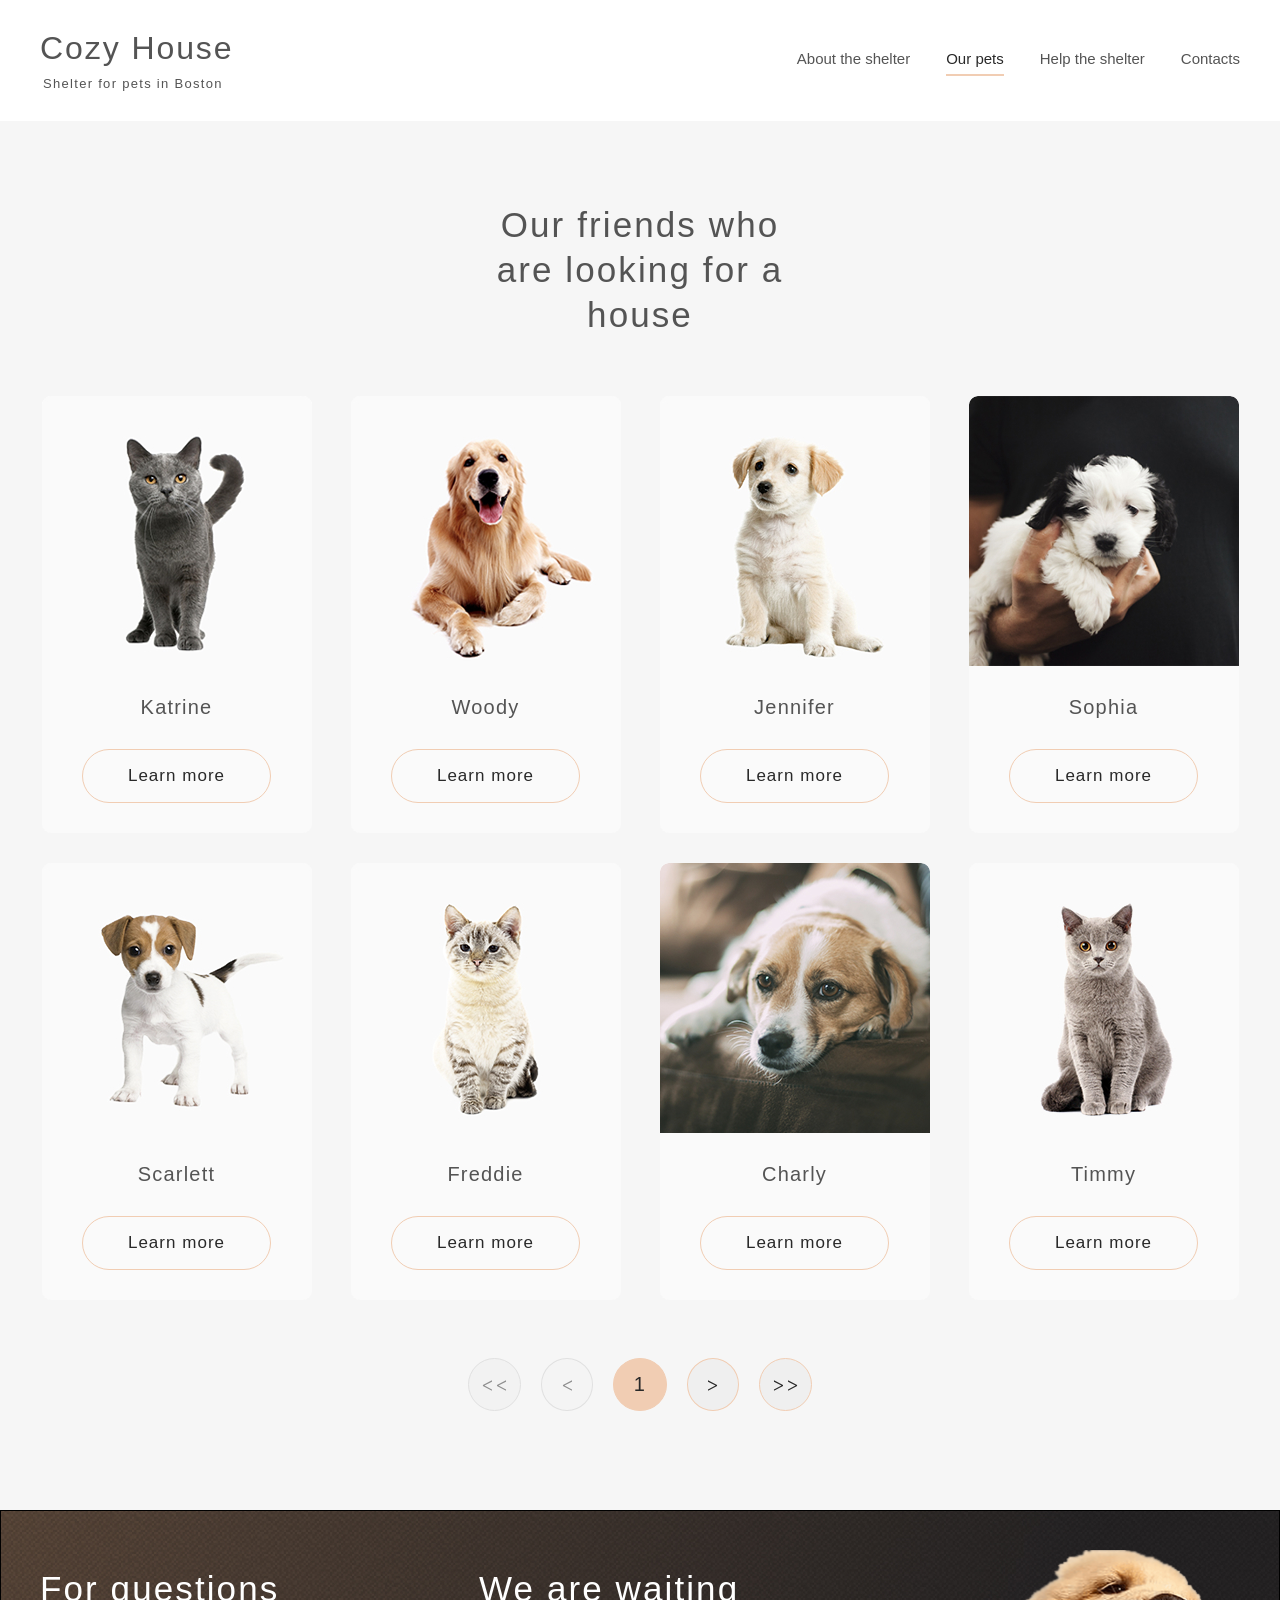
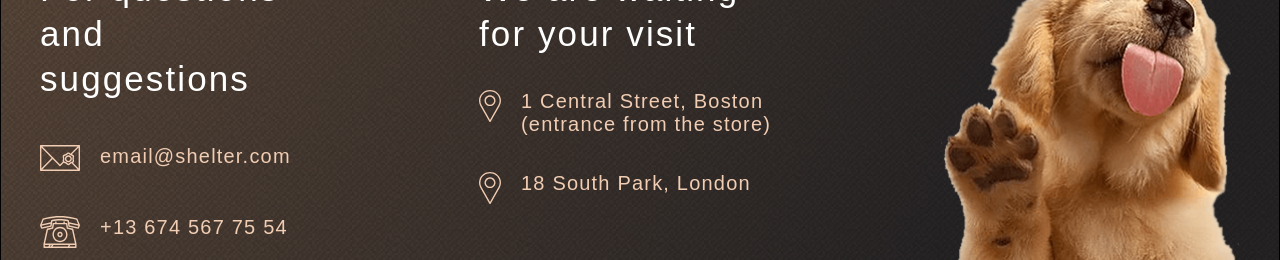
<file: shelter/pages/pets/index.html>
<!DOCTYPE html>
<html lang="en">

<head>
    <meta charset="UTF-8">
    <meta name="viewport" content="width=device-width, initial-scale=1.0">
    <link rel="stylesheet" href="styles/style.css">
    <link rel="icon" href="../../favicon.ico" type="image/x-icon">
    <title>Our pets</title>
</head>

<body>
    <div class="container">
        <header class="header">
            <div class="logo">
                <h1 class="heading-mini heading--logo">
                    <a class="heading__link heading--color-dark" href="../../index.html">
                        Cozy House
                    </a>
                </h1>
                <p class="logo__text  text--color-dark">Shelter for pets in Boston</p>
            </div>
            <div class="navigation">
                <input class="navigation__checkbox" type="checkbox" name="burger" id="menu-toggle">
                <label class="navigation__burger" for="menu-toggle">
                    <div class="navigation__icon">
                        <div class="burger-line burger-line--black"></div>
                        <div class="burger-line burger-line--black"></div>
                        <div class="burger-line burger-line--black"></div>
                    </div>
                </label>
                <div class="back-menu"></div>
                <nav class="menu">
                    <ul class="menu__list">
                        <li class="menu__item">
                            <a class="menu__item__link link--color-dark" href="../../index.html">About the shelter</a>
                        </li>
                        <li class="menu__item  current-page current-page--color-dark"><a
                                class="menu__item__link link--color-dark" href="./index.html">Our pets</a>
                        </li>
                        <li class="menu__item"><a class="menu__item__link link--color-dark"
                                href="../../index.html#help">Help the shelter</a>
                        </li>
                        <li class="menu__item"><a class="menu__item__link link--color-dark"
                                href="../../index.html#contacts">Contacts</a>
                        </li>
                    </ul>
                </nav>
            </div>
        </header>
    </div>

    <main class="our-friends-cards padding-each-block padding--many-cards">
        <h2 class="heading-mini heading--width heading--align">Our friends who <br>are looking for a house</h2>
        <div class="card-slider card-slider--many-cards container">
            <div class="card-box card-box--many-cards">
            </div>
        </div>
        <div class="pagination">
            <button class="pagination__item item--disabled"><img src="../../assets/icons/arrow-double-left.svg"
                    alt="arrow-double-left"></button>
            <button class="pagination__item item--disabled" disabled><img src="../../assets/icons/arrow-left.svg"
                    alt="arrow-left"></button>
            <button class="pagination__item current-page-number">1</button>
            <button class="pagination__item"><img src="../../assets/icons/arrow-right.svg" alt="arrow-right"></button>
            <button class="pagination__item"><img src="../../assets/icons/arrow-double-right.svg"
                    alt="arrow-double-right"></button>
        </div>
    </main>

    <footer class="footer" id="contacts">
        <div class="footer__box container">
            <div class="footer__section">
                <h2 class="heading-mini heading--color-light heading--style-footer">For questions and suggestions</h2>
                <ul class="footer__list-contacts">
                    <li class="footer__list-item list-item--email-indent">
                        <a class="list-item__link list-item--email" href="mailto:mail@shelter.ru">email@shelter.com</a>
                    </li>
                    <li class="footer__list-item">
                        <a class="list-item__link list-item--phone" href="tel:+136741111111">+13 674 567 75 54</a>
                    </li>
                </ul>
            </div>
            <div class="footer__section">
                <h2 class="heading-mini heading--color-light heading--style-footer">We are waiting for your visit</h2>
                <ul class="footer__list-address">
                    <li class="footer__list-item list-item--address-big-indent">
                        <a class="list-item__link list-item--address" target="_blank"
                            href="https://www.google.ru/maps/d/u/0/viewer?mid=1MYMUtFSQWXoEI8IkBFUypCjsWME&hl=ru&ll=19.000113603109977%2C72.98965144512044&z=11">1
                            Central Street, Boston (entrance from the
                            store)</a>
                    </li>
                    <li class="footer__list-item">
                        <a class="list-item__link list-item--address" target="_blank"
                            href="https://www.google.ru/maps/d/u/0/viewer?mid=1MYMUtFSQWXoEI8IkBFUypCjsWME&hl=ru&ll=19.000113603109977%2C72.98965144512044&z=11">18
                            South Park, London</a>
                    </li>
                </ul>
            </div>
            <img class="footer__img" src="../../assets/image/footer-puppy.jpg" alt="dog-photo">
        </div>
    </footer>

    <script src="../../scripts/petData.js"></script>
    <script src="../../scripts/common-script.js"></script>
    <script src="../../scripts/slider-script.js"></script>
    <script src="../../scripts/pop-up-script.js"></script>
    <script src="../../scripts/pagination-script.js"></script>
</body>

</html>
</file>
<file: audio-player/style.css>
body {
  margin: 0;
  background-color: black;
}

.wrapper {
  width: 100vw;
  height: 100vh;
  display: -webkit-box;
  display: -ms-flexbox;
  display: flex;
  -webkit-box-orient: vertical;
  -webkit-box-direction: normal;
      -ms-flex-direction: column;
          flex-direction: column;
  -webkit-box-align: center;
      -ms-flex-align: center;
          align-items: center;
  -webkit-box-pack: justify;
      -ms-flex-pack: justify;
          justify-content: space-between;
}

main {
  height: 100%;
  display: -webkit-box;
  display: -ms-flexbox;
  display: flex;
  -webkit-box-pack: center;
      -ms-flex-pack: center;
          justify-content: center;
  -webkit-box-align: center;
      -ms-flex-align: center;
          align-items: center;
}

.player__back {
  width: 100vw;
  height: 100%;
  position: fixed;
  left: 0;
  top: 0;
  background-size: cover;
  -webkit-filter: blur(10px);
          filter: blur(10px);
  opacity: 85%;
  z-index: -10;
}

.player {
  width: 55%;
  display: -webkit-box;
  display: -ms-flexbox;
  display: flex;
  -webkit-box-orient: vertical;
  -webkit-box-direction: normal;
      -ms-flex-direction: column;
          flex-direction: column;
  -webkit-box-align: center;
      -ms-flex-align: center;
          align-items: center;
  -webkit-box-pack: center;
      -ms-flex-pack: center;
          justify-content: center;
  position: relative;
  z-index: 10;
  background-color: #efebeb8f;
  border-radius: 20px;
  -webkit-box-shadow: rgba(0, 0, 0, 0.55) 4px 54px 55px, rgba(0, 0, 0, 0.22) 5px -12px 30px, rgba(0, 0, 0, 0.22) 3px 17px 29px, rgba(0, 0, 0, 0.27) 5px 12px 13px, rgba(0, 0, 0, 0.49) 6px -3px 13px;
          box-shadow: rgba(0, 0, 0, 0.55) 4px 54px 55px, rgba(0, 0, 0, 0.22) 5px -12px 30px, rgba(0, 0, 0, 0.22) 3px 17px 29px, rgba(0, 0, 0, 0.27) 5px 12px 13px, rgba(0, 0, 0, 0.49) 6px -3px 13px;
}

.player__img {
  width: 100%;
  border-top-left-radius: 20px;
  border-top-right-radius: 20px;
}

.player__controlls {
  width: 100%;
  padding: 10px 15px;
  -webkit-box-sizing: border-box;
          box-sizing: border-box;
  display: -webkit-box;
  display: -ms-flexbox;
  display: flex;
  -webkit-box-pack: justify;
      -ms-flex-pack: justify;
          justify-content: space-between;
  -webkit-box-align: center;
      -ms-flex-align: center;
          align-items: center;
  gap: 10px;
}

@media screen and (max-width: 767px) {
  .player__controlls {
    -webkit-box-orient: vertical;
    -webkit-box-direction: normal;
        -ms-flex-direction: column;
            flex-direction: column;
  }
}

.player .controlls {
  height: -webkit-fit-content;
  height: -moz-fit-content;
  height: fit-content;
  display: -webkit-box;
  display: -ms-flexbox;
  display: flex;
  -webkit-box-align: center;
      -ms-flex-align: center;
          align-items: center;
  gap: 25px;
  height: fit-content;
  padding: 4%;
  border-radius: 22px;
  background-color: #ebe6e66e;
}

.player .controlls--checked path {
  fill: #1976d2;
}

.player .controlls__item {
  width: 30px;
  padding: 5px;
  cursor: pointer;
  -webkit-transition: -webkit-transform 0.3s ease-in-out;
  transition: -webkit-transform 0.3s ease-in-out;
  transition: transform 0.3s ease-in-out;
  transition: transform 0.3s ease-in-out, -webkit-transform 0.3s ease-in-out;
}

.player .controlls__item:hover path {
  fill: #1976d2;
}

.player .controlls__item:hover {
  -webkit-transform: scale(1.3);
          transform: scale(1.3);
}

.player .controlls-blocked {
  display: none;
}

.player .prev-next {
  display: -webkit-box;
  display: -ms-flexbox;
  display: flex;
  -webkit-box-orient: vertical;
  -webkit-box-direction: normal;
      -ms-flex-direction: column;
          flex-direction: column;
}

@media screen and (max-width: 767px) {
  .player .prev-next {
    -webkit-box-orient: horizontal;
    -webkit-box-direction: normal;
        -ms-flex-direction: row;
            flex-direction: row;
    gap: 10px;
  }
}

.player .progress {
  display: -webkit-box;
  display: -ms-flexbox;
  display: flex;
  -webkit-box-orient: vertical;
  -webkit-box-direction: normal;
      -ms-flex-direction: column;
          flex-direction: column;
  -webkit-box-pack: center;
      -ms-flex-pack: center;
          justify-content: center;
}

.player .progress__line {
  width: 100%;
  cursor: pointer;
  background-color: grey;
  margin-left: 15px;
}

.player .progress-block {
  display: -webkit-box;
  display: -ms-flexbox;
  display: flex;
  -webkit-box-align: center;
      -ms-flex-align: center;
          align-items: center;
  -webkit-box-pack: center;
      -ms-flex-pack: center;
          justify-content: center;
}

.player .name-track {
  font-size: 24px;
  margin: 0;
}

.player .id_track {
  display: none;
}

@media screen and (max-width: 767px) {
  .player .name-track {
    margin: 10px 0;
  }
}

@media screen and (max-width: 350px) {
  .player .name-track {
    font-size: 21px;
  }
}

.player .controlls__extra {
  display: -webkit-box;
  display: -ms-flexbox;
  display: flex;
  -webkit-box-orient: vertical;
  -webkit-box-direction: normal;
      -ms-flex-direction: column;
          flex-direction: column;
  -webkit-box-align: center;
      -ms-flex-align: center;
          align-items: center;
  -webkit-box-pack: center;
      -ms-flex-pack: center;
          justify-content: center;
}

@media screen and (max-width: 767px) {
  .player .controlls__extra {
    width: 100%;
    -webkit-box-orient: horizontal;
    -webkit-box-direction: normal;
        -ms-flex-direction: row;
            flex-direction: row;
    gap: 10px;
    -webkit-box-pack: justify;
        -ms-flex-pack: justify;
            justify-content: space-between;
  }
}

.player .mute {
  position: relative;
}

.player .mute__changing:hover ~ .mute-change {
  display: block;
}

.player .mute-change {
  -webkit-transform: rotate(-90deg);
          transform: rotate(-90deg);
  position: absolute;
  right: -50px;
  top: -78px;
  background-color: white;
  border-radius: 10px;
}

@media screen and (max-width: 767px) {
  .player .mute-change {
    -webkit-transform: rotate(0deg);
            transform: rotate(0deg);
    right: -137px;
    top: 10px;
    background-color: #fffff000;
  }
}

.player .mute__range {
  cursor: pointer;
}

.footer {
  width: 100%;
  background-color: black;
  display: -webkit-box;
  display: -ms-flexbox;
  display: flex;
  -ms-flex-pack: distribute;
      justify-content: space-around;
  -webkit-box-align: center;
      -ms-flex-align: center;
          align-items: center;
  color: white;
}

.footer .gitHubLink {
  width: 30px;
}

.footer .gitHubLink path {
  fill: white;
}

.footer .rs-course {
  width: 30px;
}
/*# sourceMappingURL=style.css.map */
</file>
<file: shelter/pages/main/styles/style.css>
html {
  scroll-behavior: smooth;
}

body {
  margin: 0;
  padding: 0;
}

.body-block {
  position: fixed;
}

.container {
  max-width: 1280px;
  padding-left: 40px;
  padding-right: 40px;
  -webkit-box-sizing: border-box;
          box-sizing: border-box;
  margin: 0 auto;
  overflow: hidden;
}

@media only screen and (max-width: 1279px) {
  .container {
    min-width: 768px;
    padding-left: 30px;
    padding-right: 30px;
  }
}

@media only screen and (max-width: 767px) {
  .container {
    min-width: 320px;
    padding-left: 10px;
    padding-right: 10px;
  }
}

.padding-each-block {
  padding-top: 81px;
  padding-bottom: 99px;
}

@media only screen and (max-width: 767px) {
  .padding-each-block {
    padding-top: 42px;
    padding-bottom: 37px;
  }
}

@media only screen and (max-width: 1279px) {
  .padding--many-cards {
    padding-bottom: 75px;
  }
}

@media only screen and (max-width: 767px) {
  .padding--many-cards {
    padding-bottom: 39px;
  }
}

.heading-mini {
  margin-bottom: 0;
  margin-top: 0;
  font-family: "Georgia", sans-serif;
  font-weight: 400;
  font-size: 35px;
  line-height: 129%;
  letter-spacing: 0.06em;
  color: #545454;
}

.heading--logo {
  margin: 10px 0;
  font-size: 32px;
  line-height: 110%;
  color: #f1cdb3;
  -webkit-transition: -webkit-transform 0.7s ease;
  transition: -webkit-transform 0.7s ease;
  transition: transform 0.7s ease;
  transition: transform 0.7s ease, -webkit-transform 0.7s ease;
}

.heading--logo:hover {
  scale: 1.02;
}

.heading__link {
  text-decoration: none;
  color: #f1cdb3;
}

.heading--color-light {
  color: #fff;
}

.heading--color-dark {
  color: #545454;
}

.heading--width {
  width: 400px;
}

.heading--width-help {
  width: 380px;
}

.heading--width-donation {
  width: 300px;
}

.heading--style-footer {
  width: 280px;
  text-align: start;
}

.heading--align {
  text-align: center;
}

.heading--align-about {
  text-align: left;
  margin: 0 auto;
}

@media only screen and (max-width: 767px) {
  .heading-mini {
    font-size: 25px;
  }
  .heading--logo {
    font-size: 32px;
  }
  .heading--width {
    width: 290px;
  }
  .heading--width-help {
    width: 270px;
  }
  .heading--width-donation {
    width: 220px;
  }
  .heading--align-about {
    text-align: center;
  }
  .heading--style-footer {
    width: 231px;
    text-align: center;
  }
}

.button {
  max-width: -webkit-fit-content;
  max-width: -moz-fit-content;
  max-width: fit-content;
  border-radius: 100px;
  border: none;
  padding: 15px 45px;
  background: #f1cdb3;
  font-family: "Georgia", sans-serif;
  font-weight: 400;
  font-size: 17px;
  line-height: 130%;
  letter-spacing: 0.06em;
  color: #292929;
  cursor: pointer;
  -webkit-transition: all 1s ease;
  transition: all 1s ease;
}

.button--link {
  text-decoration: none;
  color: #292929;
}

.button--color-light {
  background-color: #fafafa;
  border: 1px solid #f1cdb3;
}

.button:hover {
  background-color: #fddcc4;
  border-color: #fddcc4;
}

@media only screen and (max-width: 1279px) {
  .button--align {
    -ms-flex-item-align: center;
        -ms-grid-row-align: center;
        align-self: center;
  }
}

.header {
  display: -webkit-box;
  display: -ms-flexbox;
  display: flex;
  -webkit-box-pack: justify;
      -ms-flex-pack: justify;
          justify-content: space-between;
  -webkit-box-align: center;
      -ms-flex-align: center;
          align-items: center;
  padding: 21px 0 17px;
}

.header .logo__text {
  margin-top: 10px;
  font-family: "Arial", sans-serif;
  font-weight: 400;
  font-size: 13px;
  letter-spacing: 0.1em;
  color: #fff;
  padding-left: 3px;
}

.header .logo .text--color-dark {
  color: #545454;
}

.header .navigation__icon {
  width: 30px;
  height: 22px;
  display: none;
  -webkit-box-orient: vertical;
  -webkit-box-direction: normal;
      -ms-flex-direction: column;
          flex-direction: column;
  -webkit-box-pack: justify;
      -ms-flex-pack: justify;
          justify-content: space-between;
  cursor: pointer;
}

.header .navigation .burger-line {
  width: 100%;
  height: 2px;
  background-color: #f1cdb3;
}

.header .navigation .burger-line--black {
  background-color: black;
}

.header .navigation__checkbox {
  visibility: hidden;
  position: absolute;
  left: -9999px;
}

.header .navigation .menu__list {
  display: -webkit-box;
  display: -ms-flexbox;
  display: flex;
  margin-left: 0;
  gap: 36px;
  list-style-type: none;
  padding-bottom: 8px;
  padding-left: 0;
}

.header .navigation .menu__item {
  font-family: "Arial", sans-serif;
  font-weight: 400;
  font-size: 15px;
  line-height: 155%;
  -webkit-transition: -webkit-transform 1s easy;
  transition: -webkit-transform 1s easy;
  transition: transform 1s easy;
  transition: transform 1s easy, -webkit-transform 1s easy;
  color: #cdcdcd;
}

.header .navigation .menu__item:hover {
  scale: 1.02;
}

.header .navigation .menu__item:active a {
  border-bottom: 2px solid #f1cdb3;
}

.header .navigation .menu__item__link {
  text-decoration: none;
  color: #fafafa;
}

.header .navigation .menu__item .link--color-dark {
  color: #545454;
}

.header .navigation .menu .current-page {
  pointer-events: none;
  cursor: default;
  color: #fafafa;
}

.header .navigation .menu .current-page--color-dark a {
  color: #292929;
}

.header .navigation .menu .current-page a {
  padding-bottom: 7px;
  border-bottom: 2px solid #f1cdb3;
}

@media only screen and (max-width: 767px) {
  .header {
    padding: 19px 10px 17px;
    padding-left: 10px;
  }
  .header .navigation .menu, .header .navigation__icon, .header .navigation__icon--black {
    -webkit-transition: all 1s ease;
    transition: all 1s ease;
  }
  .header .navigation__burger {
    display: -webkit-box;
    display: -ms-flexbox;
    display: flex;
    -webkit-box-pack: end;
        -ms-flex-pack: end;
            justify-content: flex-end;
  }
  .header .navigation__icon {
    display: -webkit-box;
    display: -ms-flexbox;
    display: flex;
    z-index: 1000;
  }
  .header .navigation .back-menu {
    position: fixed;
    left: 0;
    top: 0;
  }
  .header .navigation .back-menu--color {
    width: 100vw;
    height: 100vh;
    background-color: rgba(41, 41, 41, 0.6);
  }
  .header .navigation .menu {
    width: 320px;
    height: 100vh;
    display: -webkit-box;
    display: -ms-flexbox;
    display: flex;
    -webkit-box-orient: vertical;
    -webkit-box-direction: normal;
        -ms-flex-direction: column;
            flex-direction: column;
    -webkit-box-pack: center;
        -ms-flex-pack: center;
            justify-content: center;
    position: fixed;
    top: 0;
    right: 0;
    z-index: 100;
    -webkit-transform: translateX(100%);
            transform: translateX(100%);
    background: #292929;
  }
  .header .navigation .menu__list {
    -webkit-box-orient: vertical;
    -webkit-box-direction: normal;
        -ms-flex-direction: column;
            flex-direction: column;
    gap: 42px;
  }
  .header .navigation .menu__item {
    text-align: center;
    font-size: 32px;
    line-height: 160%;
  }
  .header .navigation .menu__item__link {
    color: #cdcdcd;
  }
  .header .navigation .menu .current-page a {
    color: #fafafa;
  }
  .header .navigation #menu-toggle:checked ~ .menu {
    -webkit-transform: translateX(0);
            transform: translateX(0);
    -webkit-box-sizing: border-box;
            box-sizing: border-box;
  }
  .header .navigation #menu-toggle:checked ~ .navigation__burger > .navigation__icon {
    -webkit-transform: rotate(90deg);
            transform: rotate(90deg);
  }
  .header .navigation #menu-toggle:checked ~ .navigation__burger .burger-line--black {
    background-color: #f1cdb3;
  }
}

.footer {
  height: 350px;
  padding-top: 26px;
  -webkit-box-sizing: border-box;
          box-sizing: border-box;
  background-image: url(../../../assets/start-screen-gradient-background.jpg);
  background-size: cover;
}

.footer__box {
  height: 100%;
  display: -webkit-box;
  display: -ms-flexbox;
  display: flex;
  -webkit-box-pack: start;
      -ms-flex-pack: start;
          justify-content: flex-start;
  padding-top: 30px;
  gap: 137px;
}

.footer__section {
  display: -webkit-box;
  display: -ms-flexbox;
  display: flex;
  -webkit-box-orient: vertical;
  -webkit-box-direction: normal;
      -ms-flex-direction: column;
          flex-direction: column;
}

.footer__list-contacts {
  margin-top: 44px;
  padding-left: 0;
  list-style-type: none;
}

.footer__list-address {
  margin-top: 34px;
  padding-left: 0;
  list-style-type: none;
}

.footer__list-item {
  width: 302px;
  font-family: "Georgia", sans-serif;
  font-weight: 400;
  font-size: 20px;
  line-height: 115%;
  letter-spacing: 0.06em;
  color: #f1cdb3;
}

.footer .list-item__link {
  text-decoration: none;
  color: #f1cdb3;
}

.footer .list-item--email-indent {
  margin-bottom: 48px;
}

.footer .list-item--email::before {
  content: "";
  width: 40px;
  height: 26px;
  margin-right: 20px;
  background-image: url(../../../assets/icons/mail.svg);
  background-size: cover;
  display: inline-block;
  float: inline-start;
}

.footer .list-item--phone::before {
  content: "";
  width: 40px;
  height: 32px;
  margin-bottom: 5px;
  margin-right: 20px;
  background-image: url(../../../assets/icons/phone.svg);
  background-size: cover;
  display: inline-block;
  float: inline-start;
}

.footer .list-item--address-big-indent {
  margin-bottom: 36px;
}

.footer .list-item--address-big::before {
  content: "";
  width: 22px;
  height: 32px;
  margin-right: 20px;
  background-image: url(../../../assets/icons/pin.svg);
  background-size: cover;
  display: inline-block;
  float: inline-start;
  position: relative;
  top: 5%;
}

.footer .list-item--address::before {
  content: "";
  width: 22px;
  height: 32px;
  margin-right: 20px;
  background-image: url(../../../assets/icons/pin.svg);
  background-size: cover;
  display: inline-block;
  float: inline-start;
}

.footer__img {
  display: inline-block;
  margin-left: 22px;
  -ms-flex-item-align: end;
      align-self: flex-end;
}

@media only screen and (max-width: 1279px) {
  .footer {
    height: 100%;
    padding-top: 0;
  }
  .footer__box {
    -webkit-box-pack: center;
        -ms-flex-pack: center;
            justify-content: center;
    gap: 42px 36px;
    -ms-flex-wrap: wrap;
        flex-wrap: wrap;
  }
  .footer__img {
    margin-left: 0;
  }
}

@media only screen and (max-width: 767px) {
  .footer__box {
    gap: 16px;
  }
  .footer__section {
    -webkit-box-align: center;
        -ms-flex-align: center;
            align-items: center;
  }
  .footer__list-contacts {
    margin-top: 47px;
  }
  .footer__list-address {
    margin-top: 39px;
  }
  .footer__list-item {
    width: 100%;
  }
  .footer .list-item--address-big-indent {
    margin-bottom: 42px;
  }
  .footer__img {
    width: 88%;
  }
}

.our-friends-cards {
  display: -webkit-box;
  display: -ms-flexbox;
  display: flex;
  -webkit-box-orient: vertical;
  -webkit-box-direction: normal;
      -ms-flex-direction: column;
          flex-direction: column;
  -webkit-box-align: center;
      -ms-flex-align: center;
          align-items: center;
  background: #f6f6f6;
}

.our-friends-cards .card-slider {
  width: 100%;
  margin: 58px 0;
  -webkit-box-sizing: border-box;
          box-sizing: border-box;
  display: -webkit-box;
  display: -ms-flexbox;
  display: flex;
  -webkit-box-pack: center;
      -ms-flex-pack: center;
          justify-content: center;
  -webkit-box-align: center;
      -ms-flex-align: center;
          align-items: center;
}

.our-friends-cards .card-slider__wrapper {
  display: -webkit-box;
  display: -ms-flexbox;
  display: flex;
  -webkit-box-pack: center;
      -ms-flex-pack: center;
          justify-content: center;
  width: 100%;
  height: 435px;
  overflow: hidden;
}

.our-friends-cards .card-slider__arrow {
  padding: 21px 18px;
  border-radius: 100px;
  border: 2px solid #f1cdb3;
  cursor: pointer;
  -webkit-transition: all 0.4s ease;
  transition: all 0.4s ease;
}

.our-friends-cards .card-slider__arrow--blocked {
  cursor: default;
  pointer-events: none;
  opacity: 30%;
}

.our-friends-cards .card-slider__arrow:hover {
  background-color: #fddcc4;
  border-color: #fddcc4;
}

.our-friends-cards .card-slider__arrow:active {
  background-color: #f1cdb3;
  border-color: #f1cdb3;
}

.our-friends-cards .card-slider .arrow--left {
  margin-right: 53px;
}

.our-friends-cards .card-slider .arrow--right {
  margin-left: 53px;
}

.our-friends-cards .card-box {
  display: -ms-grid;
  display: grid;
  -ms-grid-columns: (1fr)[3];
      grid-template-columns: repeat(3, 1fr);
  gap: 90px;
}

.our-friends-cards .card-box--many-cards {
  padding: 0;
  -ms-grid-columns: (1fr)[4];
      grid-template-columns: repeat(4, 1fr);
  gap: 30px 39px;
}

.our-friends-cards .card-item {
  display: -webkit-box;
  display: -ms-flexbox;
  display: flex;
  -webkit-box-orient: vertical;
  -webkit-box-direction: normal;
      -ms-flex-direction: column;
          flex-direction: column;
  -webkit-box-align: center;
      -ms-flex-align: center;
          align-items: center;
  width: 270px;
  border-radius: 9px;
  padding-bottom: 30px;
  -webkit-box-sizing: border-box;
          box-sizing: border-box;
  background-color: #fafafa;
  -webkit-transition: all 0.4s ease;
  transition: all 0.4s ease;
  cursor: pointer;
}

.our-friends-cards .card-item:hover {
  -webkit-box-shadow: rgba(100, 100, 111, 0.2) 0px 7px 29px 0px;
          box-shadow: rgba(100, 100, 111, 0.2) 0px 7px 29px 0px;
}

.our-friends-cards .card-item__image {
  border-top-left-radius: 9px;
  border-top-right-radius: 9px;
}

.our-friends-cards .card-item__heading {
  margin: 30px auto;
  font-family: "Georgia", sans-serif;
  font-weight: 400;
  font-size: 20px;
  letter-spacing: 0.06em;
  text-align: center;
  color: #545454;
}

.pop-up {
  width: 100vw;
}

.pop-up__back {
  position: fixed;
  left: 0;
  top: 0;
  width: 100vw;
  height: 100vh;
  background: rgba(41, 41, 41, 0.6);
}

.pop-up__card {
  display: -webkit-box;
  display: -ms-flexbox;
  display: flex;
  -webkit-box-pack: center;
      -ms-flex-pack: center;
          justify-content: center;
  -webkit-box-align: center;
      -ms-flex-align: center;
          align-items: center;
  width: -webkit-fit-content;
  width: -moz-fit-content;
  width: fit-content;
  position: fixed;
  top: 50%;
  left: 50%;
  -webkit-transform: translate(-50%, -50%);
          transform: translate(-50%, -50%);
  background-color: #fafafa;
  z-index: 2000;
  border-radius: 10px;
}

.pop-up__close {
  position: absolute;
  right: -40px;
  top: -51px;
  border: 1px solid #f1cdb3;
  border-radius: 30px;
  padding: 18px;
  cursor: pointer;
}

.pop-up__close:hover {
  background-color: #fddcc4;
  border-color: #fddcc4;
}

.pop-up__image {
  width: 500px;
  border-radius: 10px;
}

.pop-up__content {
  display: -webkit-box;
  display: -ms-flexbox;
  display: flex;
  -webkit-box-orient: vertical;
  -webkit-box-direction: normal;
      -ms-flex-direction: column;
          flex-direction: column;
  width: 351px;
  padding: 50px 20px 50px 30px;
  font-family: "Georgia", sans-serif;
  font-weight: 400;
  font-size: 15px;
  line-height: 110%;
  letter-spacing: 0.06em;
  color: #000;
}

.pop-up__describe {
  font-size: 20px;
  line-height: 115%;
  margin-top: 10px;
  margin-bottom: 26px;
}

.pop-up__details {
  margin-top: 28px;
  margin-left: 14px;
  padding-left: 0;
  list-style-type: none;
  font-weight: 700;
}

.pop-up__details li ~ li {
  margin-top: 12px;
}

.pop-up .detail-list {
  margin-top: 9px;
  padding-left: 55px;
  list-style-type: disclosure-closed;
}

.pop-up .detail-list li ~ li {
  margin-top: 10px;
}

@media only screen and (max-width: 1279px) {
  .our-friends-cards .card-box {
    -ms-grid-columns: (1fr)[2];
        grid-template-columns: repeat(2, 1fr);
    gap: 40px;
  }
  .our-friends-cards .card-box--many-cards {
    -ms-grid-columns: (1fr)[2];
        grid-template-columns: repeat(2, 1fr);
    gap: 29px 40px;
  }
  .our-friends-cards .card-slider--many-cards {
    margin: 28px 0 39px;
    padding-left: 94px;
    padding-right: 94px;
  }
  .our-friends-cards .card-slider .arrow--left {
    margin-right: 12px;
  }
  .our-friends-cards .card-slider .arrow--right {
    margin-left: 12px;
  }
  .pop-up__content {
    width: 260px;
  }
  .pop-up__image {
    width: 350px;
  }
}

@media only screen and (max-width: 767px) {
  .our-friends-cards {
    padding-bottom: 39px;
  }
  .our-friends-cards .card-box {
    -ms-grid-columns: 1fr;
        grid-template-columns: 1fr;
    -webkit-box-ordinal-group: 2;
        -ms-flex-order: 1;
            order: 1;
  }
  .our-friends-cards .card-box--many-cards {
    -ms-grid-columns: 1fr;
        grid-template-columns: 1fr;
    gap: 30px;
  }
  .our-friends-cards .card-slider {
    -ms-flex-wrap: wrap;
        flex-wrap: wrap;
    -webkit-box-pack: center;
        -ms-flex-pack: center;
            justify-content: center;
    gap: 20px;
    margin: 42px 0;
  }
  .our-friends-cards .card-slider .arrow--left {
    -webkit-box-ordinal-group: 3;
        -ms-flex-order: 2;
            order: 2;
    margin-right: 30px;
  }
  .our-friends-cards .card-slider .arrow--right {
    -webkit-box-ordinal-group: 4;
        -ms-flex-order: 3;
            order: 3;
    margin-left: 30px;
  }
  .our-friends-cards .card-slider--many-cards {
    padding-left: 10px;
    padding-right: 10px;
  }
  .pop-up__card {
    width: 81%;
  }
  .pop-up__content {
    width: 100%;
    padding: 10px;
  }
  .pop-up__image {
    display: none;
  }
  .pop-up__close {
    right: -27px;
  }
}

.cozy-house {
  background-image: url(../../../assets/start-screen-gradient-background.jpg);
  background-size: cover;
  position: relative;
}

.cozy-house .main-top {
  display: -webkit-box;
  display: -ms-flexbox;
  display: flex;
  -webkit-box-pack: justify;
      -ms-flex-pack: justify;
          justify-content: space-between;
  height: 787px;
}

.cozy-house .main-top .content {
  width: 460px;
  margin-top: 192px;
  display: -webkit-box;
  display: -ms-flexbox;
  display: flex;
  -webkit-box-orient: vertical;
  -webkit-box-direction: normal;
      -ms-flex-direction: column;
          flex-direction: column;
}

.cozy-house .main-top__heading {
  width: 310px;
  font-family: "Georgia", sans-serif;
  font-weight: 400;
  font-size: 44px;
  line-height: 130%;
  color: #fff;
}

.cozy-house .main-top__text {
  margin: 12px 0 42px;
  font-family: "Arial", sans-serif;
  font-weight: 400;
  font-size: 15px;
  line-height: 160%;
  color: #cdcdcd;
}

.cozy-house .main-top__image {
  -ms-flex-item-align: end;
      align-self: flex-end;
}

.about {
  display: -webkit-box;
  display: -ms-flexbox;
  display: flex;
  -webkit-box-pack: center;
      -ms-flex-pack: center;
          justify-content: center;
  gap: 120px;
}

.about__content {
  width: 430px;
  margin-top: 14px;
}

.about__text {
  margin-top: 25px;
  font-family: "Arial", sans-serif;
  font-weight: 400;
  font-size: 15px;
  line-height: 160%;
  color: #545454;
}

.your-help {
  display: -webkit-box;
  display: -ms-flexbox;
  display: flex;
  -webkit-box-orient: vertical;
  -webkit-box-direction: normal;
      -ms-flex-direction: column;
          flex-direction: column;
  -webkit-box-align: center;
      -ms-flex-align: center;
          align-items: center;
}

.your-help .icon-box {
  margin-top: 61px;
  padding: 0 60px;
  display: -webkit-box;
  display: -ms-flexbox;
  display: flex;
  -ms-flex-wrap: wrap;
      flex-wrap: wrap;
  -webkit-box-pack: center;
      -ms-flex-pack: center;
          justify-content: center;
  gap: 55px 120px;
}

.your-help__icon-item {
  display: -webkit-box;
  display: -ms-flexbox;
  display: flex;
  -webkit-box-orient: vertical;
  -webkit-box-direction: normal;
      -ms-flex-direction: column;
          flex-direction: column;
  -webkit-box-align: center;
      -ms-flex-align: center;
          align-items: center;
}

.your-help .item__icon {
  width: 60px;
  height: 60px;
  display: -webkit-box;
  display: -ms-flexbox;
  display: flex;
  -webkit-box-pack: center;
      -ms-flex-pack: center;
          justify-content: center;
  -webkit-box-align: center;
      -ms-flex-align: center;
          align-items: center;
}

.your-help .item__heading {
  margin-bottom: 0;
  margin-top: 30px;
  font-family: "Georgia", sans-serif;
  font-weight: 400;
  font-size: 20px;
  line-height: 115%;
  letter-spacing: 0.06em;
  text-align: center;
  color: #545454;
}

.donation {
  background-color: #f6f6f6;
}

.donation__wrapper {
  display: -webkit-box;
  display: -ms-flexbox;
  display: flex;
  -webkit-box-pack: center;
      -ms-flex-pack: center;
          justify-content: center;
  gap: 30px;
}

.donation__content {
  width: 380px;
  display: -webkit-box;
  display: -ms-flexbox;
  display: flex;
  -webkit-box-orient: vertical;
  -webkit-box-direction: normal;
      -ms-flex-direction: column;
          flex-direction: column;
}

.donation__image {
  margin-top: 11px;
  height: 261px;
}

.donation__text {
  margin-top: 18px;
  font-family: "Georgia", sans-serif;
  font-weight: 400;
  font-size: 15px;
  line-height: 110%;
  letter-spacing: 0.06em;
  color: #545454;
}

.donation__phone {
  margin-top: 6px;
  margin-bottom: 6px;
  background-color: #f1cdb3;
  padding: 10px 15px;
  border-radius: 10px;
  width: -webkit-fit-content;
  width: -moz-fit-content;
  width: fit-content;
  font-family: "Georgia", sans-serif;
  font-weight: 400;
  font-size: 20px;
  line-height: 115%;
  letter-spacing: 0.06em;
  color: #545454;
}

.donation__phone::before {
  content: "";
  background-image: url(../../../assets/icons/credit-card.svg);
  background-size: cover;
  height: 23px;
  width: 30px;
  margin-right: 15px;
  display: inline-block;
  vertical-align: middle;
}

.donation__subscription {
  margin-bottom: 0;
  font-family: "Arial", sans-serif;
  font-style: italic;
  font-weight: 400;
  font-size: 12px;
  line-height: 150%;
  color: #b2b2b2;
}

@media only screen and (max-width: 1279px) {
  .cozy-house .main-top {
    -webkit-box-orient: vertical;
    -webkit-box-direction: normal;
        -ms-flex-direction: column;
            flex-direction: column;
    -webkit-box-align: center;
        -ms-flex-align: center;
            align-items: center;
    height: 100%;
  }
  .cozy-house .main-top .content {
    margin-bottom: 100px;
    margin-top: 0;
  }
  .cozy-house .main-top__image {
    height: 593px;
  }
  .about {
    -webkit-box-orient: vertical;
    -webkit-box-direction: normal;
        -ms-flex-direction: column;
            flex-direction: column;
    padding-left: 169px;
    padding-right: 165px;
    -webkit-box-sizing: border-box;
            box-sizing: border-box;
    gap: 60px;
  }
  .about__content {
    -webkit-box-ordinal-group: 2;
        -ms-flex-order: 1;
            order: 1;
    margin-top: 0;
  }
  .about__img {
    width: 70%;
    -ms-flex-item-align: center;
        -ms-grid-row-align: center;
        align-self: center;
    -webkit-box-ordinal-group: 3;
        -ms-flex-order: 2;
            order: 2;
  }
  .your-help .icon-box {
    gap: 55px 60px;
    padding: 0 41px;
  }
  .your-help__icon-item {
    -webkit-box-flex: 1;
        -ms-flex: 1;
            flex: 1;
  }
  .donation__wrapper {
    -webkit-box-orient: vertical;
    -webkit-box-direction: normal;
        -ms-flex-direction: column;
            flex-direction: column;
    -webkit-box-align: center;
        -ms-flex-align: center;
            align-items: center;
    gap: 60px;
    padding-left: 100px;
    padding-right: 100px;
  }
  .donation__content {
    -webkit-box-ordinal-group: 2;
        -ms-flex-order: 1;
            order: 1;
  }
  .donation__image {
    -webkit-box-ordinal-group: 3;
        -ms-flex-order: 2;
            order: 2;
    margin-top: 0;
  }
}

@media only screen and (max-width: 767px) {
  --hover-background {
    background: rgba(41, 41, 4, 0.6);
  }
  .cozy-house .main-top {
    width: 100%;
  }
  .cozy-house .main-top .content {
    width: 100%;
    -webkit-box-align: center;
        -ms-flex-align: center;
            align-items: center;
    margin-top: 15px;
    margin-bottom: 106px;
  }
  .cozy-house .main-top__heading {
    width: 200px;
    font-size: 25px;
    letter-spacing: 0.06em;
    text-align: center;
  }
  .cozy-house .main-top__text {
    text-align: center;
    margin: 24px 0 42px;
  }
  .cozy-house .main-top__image {
    height: 271px;
  }
  .about {
    padding-left: 25px;
    padding-right: 25px;
    padding-bottom: 44px;
    gap: 26px;
  }
  .about__content {
    width: 100%;
  }
  .about__text {
    margin-top: 23px;
    text-align: justify;
  }
  .about__img {
    width: 96%;
  }
  .your-help .icon-box {
    margin-top: 44px;
    gap: 32px 47px;
    -webkit-box-align: start;
        -ms-flex-align: start;
            align-items: flex-start;
    padding-left: 15px;
    padding-right: 15px;
  }
  .your-help .item__heading {
    font-size: 15px;
    margin-top: 18px;
  }
  .your-help .item__icon {
    width: 50px;
    height: 50px;
  }
  .your-help .item__icon img {
    width: 49px;
    height: 49px;
  }
  .donation {
    padding-bottom: 39px;
  }
  .donation__wrapper {
    padding-left: 10px;
    padding-right: 10px;
    gap: 42px;
  }
  .donation__content {
    width: 100%;
    text-align: center;
    -webkit-box-align: center;
        -ms-flex-align: center;
            align-items: center;
  }
  .donation__text {
    line-height: 160%;
    letter-spacing: 0;
  }
  .donation__phone {
    font-size: 15px;
    margin-top: 10px;
    margin-bottom: 8px;
  }
  .donation__subscription {
    font-size: 12px;
    text-align: justify;
    padding: 0 10px;
  }
  .donation__image {
    height: 135px;
  }
}
/*# sourceMappingURL=style.css.map */
</file>
<file: shelter/pages/pets/styles/style.css>
html {
  scroll-behavior: smooth;
}

body {
  margin: 0;
  padding: 0;
}

.body-block {
  position: fixed;
}

.container {
  max-width: 1280px;
  padding-left: 40px;
  padding-right: 40px;
  -webkit-box-sizing: border-box;
          box-sizing: border-box;
  margin: 0 auto;
  overflow: hidden;
}

@media only screen and (max-width: 1279px) {
  .container {
    min-width: 768px;
    padding-left: 30px;
    padding-right: 30px;
  }
}

@media only screen and (max-width: 767px) {
  .container {
    min-width: 320px;
    padding-left: 10px;
    padding-right: 10px;
  }
}

.padding-each-block {
  padding-top: 81px;
  padding-bottom: 99px;
}

@media only screen and (max-width: 767px) {
  .padding-each-block {
    padding-top: 42px;
    padding-bottom: 37px;
  }
}

@media only screen and (max-width: 1279px) {
  .padding--many-cards {
    padding-bottom: 75px;
  }
}

@media only screen and (max-width: 767px) {
  .padding--many-cards {
    padding-bottom: 39px;
  }
}

.heading-mini {
  margin-bottom: 0;
  margin-top: 0;
  font-family: "Georgia", sans-serif;
  font-weight: 400;
  font-size: 35px;
  line-height: 129%;
  letter-spacing: 0.06em;
  color: #545454;
}

.heading--logo {
  margin: 10px 0;
  font-size: 32px;
  line-height: 110%;
  color: #f1cdb3;
  -webkit-transition: -webkit-transform 0.7s ease;
  transition: -webkit-transform 0.7s ease;
  transition: transform 0.7s ease;
  transition: transform 0.7s ease, -webkit-transform 0.7s ease;
}

.heading--logo:hover {
  scale: 1.02;
}

.heading__link {
  text-decoration: none;
  color: #f1cdb3;
}

.heading--color-light {
  color: #fff;
}

.heading--color-dark {
  color: #545454;
}

.heading--width {
  width: 400px;
}

.heading--width-help {
  width: 380px;
}

.heading--width-donation {
  width: 300px;
}

.heading--style-footer {
  width: 280px;
  text-align: start;
}

.heading--align {
  text-align: center;
}

.heading--align-about {
  text-align: left;
  margin: 0 auto;
}

@media only screen and (max-width: 767px) {
  .heading-mini {
    font-size: 25px;
  }
  .heading--logo {
    font-size: 32px;
  }
  .heading--width {
    width: 290px;
  }
  .heading--width-help {
    width: 270px;
  }
  .heading--width-donation {
    width: 220px;
  }
  .heading--align-about {
    text-align: center;
  }
  .heading--style-footer {
    width: 231px;
    text-align: center;
  }
}

.button {
  max-width: -webkit-fit-content;
  max-width: -moz-fit-content;
  max-width: fit-content;
  border-radius: 100px;
  border: none;
  padding: 15px 45px;
  background: #f1cdb3;
  font-family: "Georgia", sans-serif;
  font-weight: 400;
  font-size: 17px;
  line-height: 130%;
  letter-spacing: 0.06em;
  color: #292929;
  cursor: pointer;
  -webkit-transition: all 1s ease;
  transition: all 1s ease;
}

.button--link {
  text-decoration: none;
  color: #292929;
}

.button--color-light {
  background-color: #fafafa;
  border: 1px solid #f1cdb3;
}

.button:hover {
  background-color: #fddcc4;
  border-color: #fddcc4;
}

@media only screen and (max-width: 1279px) {
  .button--align {
    -ms-flex-item-align: center;
        -ms-grid-row-align: center;
        align-self: center;
  }
}

.header {
  display: -webkit-box;
  display: -ms-flexbox;
  display: flex;
  -webkit-box-pack: justify;
      -ms-flex-pack: justify;
          justify-content: space-between;
  -webkit-box-align: center;
      -ms-flex-align: center;
          align-items: center;
  padding: 21px 0 17px;
}

.header .logo__text {
  margin-top: 10px;
  font-family: "Arial", sans-serif;
  font-weight: 400;
  font-size: 13px;
  letter-spacing: 0.1em;
  color: #fff;
  padding-left: 3px;
}

.header .logo .text--color-dark {
  color: #545454;
}

.header .navigation__icon {
  width: 30px;
  height: 22px;
  display: none;
  -webkit-box-orient: vertical;
  -webkit-box-direction: normal;
      -ms-flex-direction: column;
          flex-direction: column;
  -webkit-box-pack: justify;
      -ms-flex-pack: justify;
          justify-content: space-between;
  cursor: pointer;
}

.header .navigation .burger-line {
  width: 100%;
  height: 2px;
  background-color: #f1cdb3;
}

.header .navigation .burger-line--black {
  background-color: black;
}

.header .navigation__checkbox {
  visibility: hidden;
  position: absolute;
  left: -9999px;
}

.header .navigation .menu__list {
  display: -webkit-box;
  display: -ms-flexbox;
  display: flex;
  margin-left: 0;
  gap: 36px;
  list-style-type: none;
  padding-bottom: 8px;
  padding-left: 0;
}

.header .navigation .menu__item {
  font-family: "Arial", sans-serif;
  font-weight: 400;
  font-size: 15px;
  line-height: 155%;
  -webkit-transition: -webkit-transform 1s easy;
  transition: -webkit-transform 1s easy;
  transition: transform 1s easy;
  transition: transform 1s easy, -webkit-transform 1s easy;
  color: #cdcdcd;
}

.header .navigation .menu__item:hover {
  scale: 1.02;
}

.header .navigation .menu__item:active a {
  border-bottom: 2px solid #f1cdb3;
}

.header .navigation .menu__item__link {
  text-decoration: none;
  color: #fafafa;
}

.header .navigation .menu__item .link--color-dark {
  color: #545454;
}

.header .navigation .menu .current-page {
  pointer-events: none;
  cursor: default;
  color: #fafafa;
}

.header .navigation .menu .current-page--color-dark a {
  color: #292929;
}

.header .navigation .menu .current-page a {
  padding-bottom: 7px;
  border-bottom: 2px solid #f1cdb3;
}

@media only screen and (max-width: 767px) {
  .header {
    padding: 19px 10px 17px;
    padding-left: 10px;
  }
  .header .navigation .menu, .header .navigation__icon, .header .navigation__icon--black {
    -webkit-transition: all 1s ease;
    transition: all 1s ease;
  }
  .header .navigation__burger {
    display: -webkit-box;
    display: -ms-flexbox;
    display: flex;
    -webkit-box-pack: end;
        -ms-flex-pack: end;
            justify-content: flex-end;
  }
  .header .navigation__icon {
    display: -webkit-box;
    display: -ms-flexbox;
    display: flex;
    z-index: 1000;
  }
  .header .navigation .back-menu {
    position: fixed;
    left: 0;
    top: 0;
  }
  .header .navigation .back-menu--color {
    width: 100vw;
    height: 100vh;
    background-color: rgba(41, 41, 41, 0.6);
  }
  .header .navigation .menu {
    width: 320px;
    height: 100vh;
    display: -webkit-box;
    display: -ms-flexbox;
    display: flex;
    -webkit-box-orient: vertical;
    -webkit-box-direction: normal;
        -ms-flex-direction: column;
            flex-direction: column;
    -webkit-box-pack: center;
        -ms-flex-pack: center;
            justify-content: center;
    position: fixed;
    top: 0;
    right: 0;
    z-index: 100;
    -webkit-transform: translateX(100%);
            transform: translateX(100%);
    background: #292929;
  }
  .header .navigation .menu__list {
    -webkit-box-orient: vertical;
    -webkit-box-direction: normal;
        -ms-flex-direction: column;
            flex-direction: column;
    gap: 42px;
  }
  .header .navigation .menu__item {
    text-align: center;
    font-size: 32px;
    line-height: 160%;
  }
  .header .navigation .menu__item__link {
    color: #cdcdcd;
  }
  .header .navigation .menu .current-page a {
    color: #fafafa;
  }
  .header .navigation #menu-toggle:checked ~ .menu {
    -webkit-transform: translateX(0);
            transform: translateX(0);
    -webkit-box-sizing: border-box;
            box-sizing: border-box;
  }
  .header .navigation #menu-toggle:checked ~ .navigation__burger > .navigation__icon {
    -webkit-transform: rotate(90deg);
            transform: rotate(90deg);
  }
  .header .navigation #menu-toggle:checked ~ .navigation__burger .burger-line--black {
    background-color: #f1cdb3;
  }
}

.footer {
  height: 350px;
  padding-top: 26px;
  -webkit-box-sizing: border-box;
          box-sizing: border-box;
  background-image: url(../../../assets/start-screen-gradient-background.jpg);
  background-size: cover;
}

.footer__box {
  height: 100%;
  display: -webkit-box;
  display: -ms-flexbox;
  display: flex;
  -webkit-box-pack: start;
      -ms-flex-pack: start;
          justify-content: flex-start;
  padding-top: 30px;
  gap: 137px;
}

.footer__section {
  display: -webkit-box;
  display: -ms-flexbox;
  display: flex;
  -webkit-box-orient: vertical;
  -webkit-box-direction: normal;
      -ms-flex-direction: column;
          flex-direction: column;
}

.footer__list-contacts {
  margin-top: 44px;
  padding-left: 0;
  list-style-type: none;
}

.footer__list-address {
  margin-top: 34px;
  padding-left: 0;
  list-style-type: none;
}

.footer__list-item {
  width: 302px;
  font-family: "Georgia", sans-serif;
  font-weight: 400;
  font-size: 20px;
  line-height: 115%;
  letter-spacing: 0.06em;
  color: #f1cdb3;
}

.footer .list-item__link {
  text-decoration: none;
  color: #f1cdb3;
}

.footer .list-item--email-indent {
  margin-bottom: 48px;
}

.footer .list-item--email::before {
  content: "";
  width: 40px;
  height: 26px;
  margin-right: 20px;
  background-image: url(../../../assets/icons/mail.svg);
  background-size: cover;
  display: inline-block;
  float: inline-start;
}

.footer .list-item--phone::before {
  content: "";
  width: 40px;
  height: 32px;
  margin-bottom: 5px;
  margin-right: 20px;
  background-image: url(../../../assets/icons/phone.svg);
  background-size: cover;
  display: inline-block;
  float: inline-start;
}

.footer .list-item--address-big-indent {
  margin-bottom: 36px;
}

.footer .list-item--address-big::before {
  content: "";
  width: 22px;
  height: 32px;
  margin-right: 20px;
  background-image: url(../../../assets/icons/pin.svg);
  background-size: cover;
  display: inline-block;
  float: inline-start;
  position: relative;
  top: 5%;
}

.footer .list-item--address::before {
  content: "";
  width: 22px;
  height: 32px;
  margin-right: 20px;
  background-image: url(../../../assets/icons/pin.svg);
  background-size: cover;
  display: inline-block;
  float: inline-start;
}

.footer__img {
  display: inline-block;
  margin-left: 22px;
  -ms-flex-item-align: end;
      align-self: flex-end;
}

@media only screen and (max-width: 1279px) {
  .footer {
    height: 100%;
    padding-top: 0;
  }
  .footer__box {
    -webkit-box-pack: center;
        -ms-flex-pack: center;
            justify-content: center;
    gap: 42px 36px;
    -ms-flex-wrap: wrap;
        flex-wrap: wrap;
  }
  .footer__img {
    margin-left: 0;
  }
}

@media only screen and (max-width: 767px) {
  .footer__box {
    gap: 16px;
  }
  .footer__section {
    -webkit-box-align: center;
        -ms-flex-align: center;
            align-items: center;
  }
  .footer__list-contacts {
    margin-top: 47px;
  }
  .footer__list-address {
    margin-top: 39px;
  }
  .footer__list-item {
    width: 100%;
  }
  .footer .list-item--address-big-indent {
    margin-bottom: 42px;
  }
  .footer__img {
    width: 88%;
  }
}

.our-friends-cards {
  display: -webkit-box;
  display: -ms-flexbox;
  display: flex;
  -webkit-box-orient: vertical;
  -webkit-box-direction: normal;
      -ms-flex-direction: column;
          flex-direction: column;
  -webkit-box-align: center;
      -ms-flex-align: center;
          align-items: center;
  background: #f6f6f6;
}

.our-friends-cards .card-slider {
  width: 100%;
  margin: 58px 0;
  -webkit-box-sizing: border-box;
          box-sizing: border-box;
  display: -webkit-box;
  display: -ms-flexbox;
  display: flex;
  -webkit-box-pack: center;
      -ms-flex-pack: center;
          justify-content: center;
  -webkit-box-align: center;
      -ms-flex-align: center;
          align-items: center;
}

.our-friends-cards .card-slider__wrapper {
  display: -webkit-box;
  display: -ms-flexbox;
  display: flex;
  -webkit-box-pack: center;
      -ms-flex-pack: center;
          justify-content: center;
  width: 100%;
  height: 435px;
  overflow: hidden;
}

.our-friends-cards .card-slider__arrow {
  padding: 21px 18px;
  border-radius: 100px;
  border: 2px solid #f1cdb3;
  cursor: pointer;
  -webkit-transition: all 0.4s ease;
  transition: all 0.4s ease;
}

.our-friends-cards .card-slider__arrow--blocked {
  cursor: default;
  pointer-events: none;
  opacity: 30%;
}

.our-friends-cards .card-slider__arrow:hover {
  background-color: #fddcc4;
  border-color: #fddcc4;
}

.our-friends-cards .card-slider__arrow:active {
  background-color: #f1cdb3;
  border-color: #f1cdb3;
}

.our-friends-cards .card-slider .arrow--left {
  margin-right: 53px;
}

.our-friends-cards .card-slider .arrow--right {
  margin-left: 53px;
}

.our-friends-cards .card-box {
  display: -ms-grid;
  display: grid;
  -ms-grid-columns: (1fr)[3];
      grid-template-columns: repeat(3, 1fr);
  gap: 90px;
}

.our-friends-cards .card-box--many-cards {
  padding: 0;
  -ms-grid-columns: (1fr)[4];
      grid-template-columns: repeat(4, 1fr);
  gap: 30px 39px;
}

.our-friends-cards .card-item {
  display: -webkit-box;
  display: -ms-flexbox;
  display: flex;
  -webkit-box-orient: vertical;
  -webkit-box-direction: normal;
      -ms-flex-direction: column;
          flex-direction: column;
  -webkit-box-align: center;
      -ms-flex-align: center;
          align-items: center;
  width: 270px;
  border-radius: 9px;
  padding-bottom: 30px;
  -webkit-box-sizing: border-box;
          box-sizing: border-box;
  background-color: #fafafa;
  -webkit-transition: all 0.4s ease;
  transition: all 0.4s ease;
  cursor: pointer;
}

.our-friends-cards .card-item:hover {
  -webkit-box-shadow: rgba(100, 100, 111, 0.2) 0px 7px 29px 0px;
          box-shadow: rgba(100, 100, 111, 0.2) 0px 7px 29px 0px;
}

.our-friends-cards .card-item__image {
  border-top-left-radius: 9px;
  border-top-right-radius: 9px;
}

.our-friends-cards .card-item__heading {
  margin: 30px auto;
  font-family: "Georgia", sans-serif;
  font-weight: 400;
  font-size: 20px;
  letter-spacing: 0.06em;
  text-align: center;
  color: #545454;
}

.pop-up {
  width: 100vw;
}

.pop-up__back {
  position: fixed;
  left: 0;
  top: 0;
  width: 100vw;
  height: 100vh;
  background: rgba(41, 41, 41, 0.6);
}

.pop-up__card {
  display: -webkit-box;
  display: -ms-flexbox;
  display: flex;
  -webkit-box-pack: center;
      -ms-flex-pack: center;
          justify-content: center;
  -webkit-box-align: center;
      -ms-flex-align: center;
          align-items: center;
  width: -webkit-fit-content;
  width: -moz-fit-content;
  width: fit-content;
  position: fixed;
  top: 50%;
  left: 50%;
  -webkit-transform: translate(-50%, -50%);
          transform: translate(-50%, -50%);
  background-color: #fafafa;
  z-index: 2000;
  border-radius: 10px;
}

.pop-up__close {
  position: absolute;
  right: -40px;
  top: -51px;
  border: 1px solid #f1cdb3;
  border-radius: 30px;
  padding: 18px;
  cursor: pointer;
}

.pop-up__close:hover {
  background-color: #fddcc4;
  border-color: #fddcc4;
}

.pop-up__image {
  width: 500px;
  border-radius: 10px;
}

.pop-up__content {
  display: -webkit-box;
  display: -ms-flexbox;
  display: flex;
  -webkit-box-orient: vertical;
  -webkit-box-direction: normal;
      -ms-flex-direction: column;
          flex-direction: column;
  width: 351px;
  padding: 50px 20px 50px 30px;
  font-family: "Georgia", sans-serif;
  font-weight: 400;
  font-size: 15px;
  line-height: 110%;
  letter-spacing: 0.06em;
  color: #000;
}

.pop-up__describe {
  font-size: 20px;
  line-height: 115%;
  margin-top: 10px;
  margin-bottom: 26px;
}

.pop-up__details {
  margin-top: 28px;
  margin-left: 14px;
  padding-left: 0;
  list-style-type: none;
  font-weight: 700;
}

.pop-up__details li ~ li {
  margin-top: 12px;
}

.pop-up .detail-list {
  margin-top: 9px;
  padding-left: 55px;
  list-style-type: disclosure-closed;
}

.pop-up .detail-list li ~ li {
  margin-top: 10px;
}

@media only screen and (max-width: 1279px) {
  .our-friends-cards .card-box {
    -ms-grid-columns: (1fr)[2];
        grid-template-columns: repeat(2, 1fr);
    gap: 40px;
  }
  .our-friends-cards .card-box--many-cards {
    -ms-grid-columns: (1fr)[2];
        grid-template-columns: repeat(2, 1fr);
    gap: 29px 40px;
  }
  .our-friends-cards .card-slider--many-cards {
    margin: 28px 0 39px;
    padding-left: 94px;
    padding-right: 94px;
  }
  .our-friends-cards .card-slider .arrow--left {
    margin-right: 12px;
  }
  .our-friends-cards .card-slider .arrow--right {
    margin-left: 12px;
  }
  .pop-up__content {
    width: 260px;
  }
  .pop-up__image {
    width: 350px;
  }
}

@media only screen and (max-width: 767px) {
  .our-friends-cards {
    padding-bottom: 39px;
  }
  .our-friends-cards .card-box {
    -ms-grid-columns: 1fr;
        grid-template-columns: 1fr;
    -webkit-box-ordinal-group: 2;
        -ms-flex-order: 1;
            order: 1;
  }
  .our-friends-cards .card-box--many-cards {
    -ms-grid-columns: 1fr;
        grid-template-columns: 1fr;
    gap: 30px;
  }
  .our-friends-cards .card-slider {
    -ms-flex-wrap: wrap;
        flex-wrap: wrap;
    -webkit-box-pack: center;
        -ms-flex-pack: center;
            justify-content: center;
    gap: 20px;
    margin: 42px 0;
  }
  .our-friends-cards .card-slider .arrow--left {
    -webkit-box-ordinal-group: 3;
        -ms-flex-order: 2;
            order: 2;
    margin-right: 30px;
  }
  .our-friends-cards .card-slider .arrow--right {
    -webkit-box-ordinal-group: 4;
        -ms-flex-order: 3;
            order: 3;
    margin-left: 30px;
  }
  .our-friends-cards .card-slider--many-cards {
    padding-left: 10px;
    padding-right: 10px;
  }
  .pop-up__card {
    width: 81%;
  }
  .pop-up__content {
    width: 100%;
    padding: 10px;
  }
  .pop-up__image {
    display: none;
  }
  .pop-up__close {
    right: -27px;
  }
}

.pagination {
  display: -webkit-box;
  display: -ms-flexbox;
  display: flex;
  -webkit-box-pack: center;
      -ms-flex-pack: center;
          justify-content: center;
  gap: 20px;
}

.pagination__item {
  padding: 12px 20px;
  border: 1px solid #f1cdb3;
  border-radius: 50%;
  cursor: pointer;
  font-family: "Georgia", sans-serif;
  font-weight: 400;
  font-size: 20px;
  line-height: 115%;
  letter-spacing: 0.06em;
  text-align: center;
  color: #292929;
}

.pagination__item:first-child, .pagination__item:last-child {
  padding: 14px 13px;
}

.pagination__item:hover {
  background-color: #fddcc4 !important;
  border: 1px solid #fddcc4;
}

.pagination .item--disabled {
  cursor: default;
  pointer-events: none;
  opacity: 50%;
  border-color: #cdcdcd;
}

.pagination .current-page-number {
  background-color: #f1cdb3;
}

@media only screen and (max-width: 767px) {
  .pagination {
    gap: 10px;
  }
}
/*# sourceMappingURL=style.css.map */
</file>
